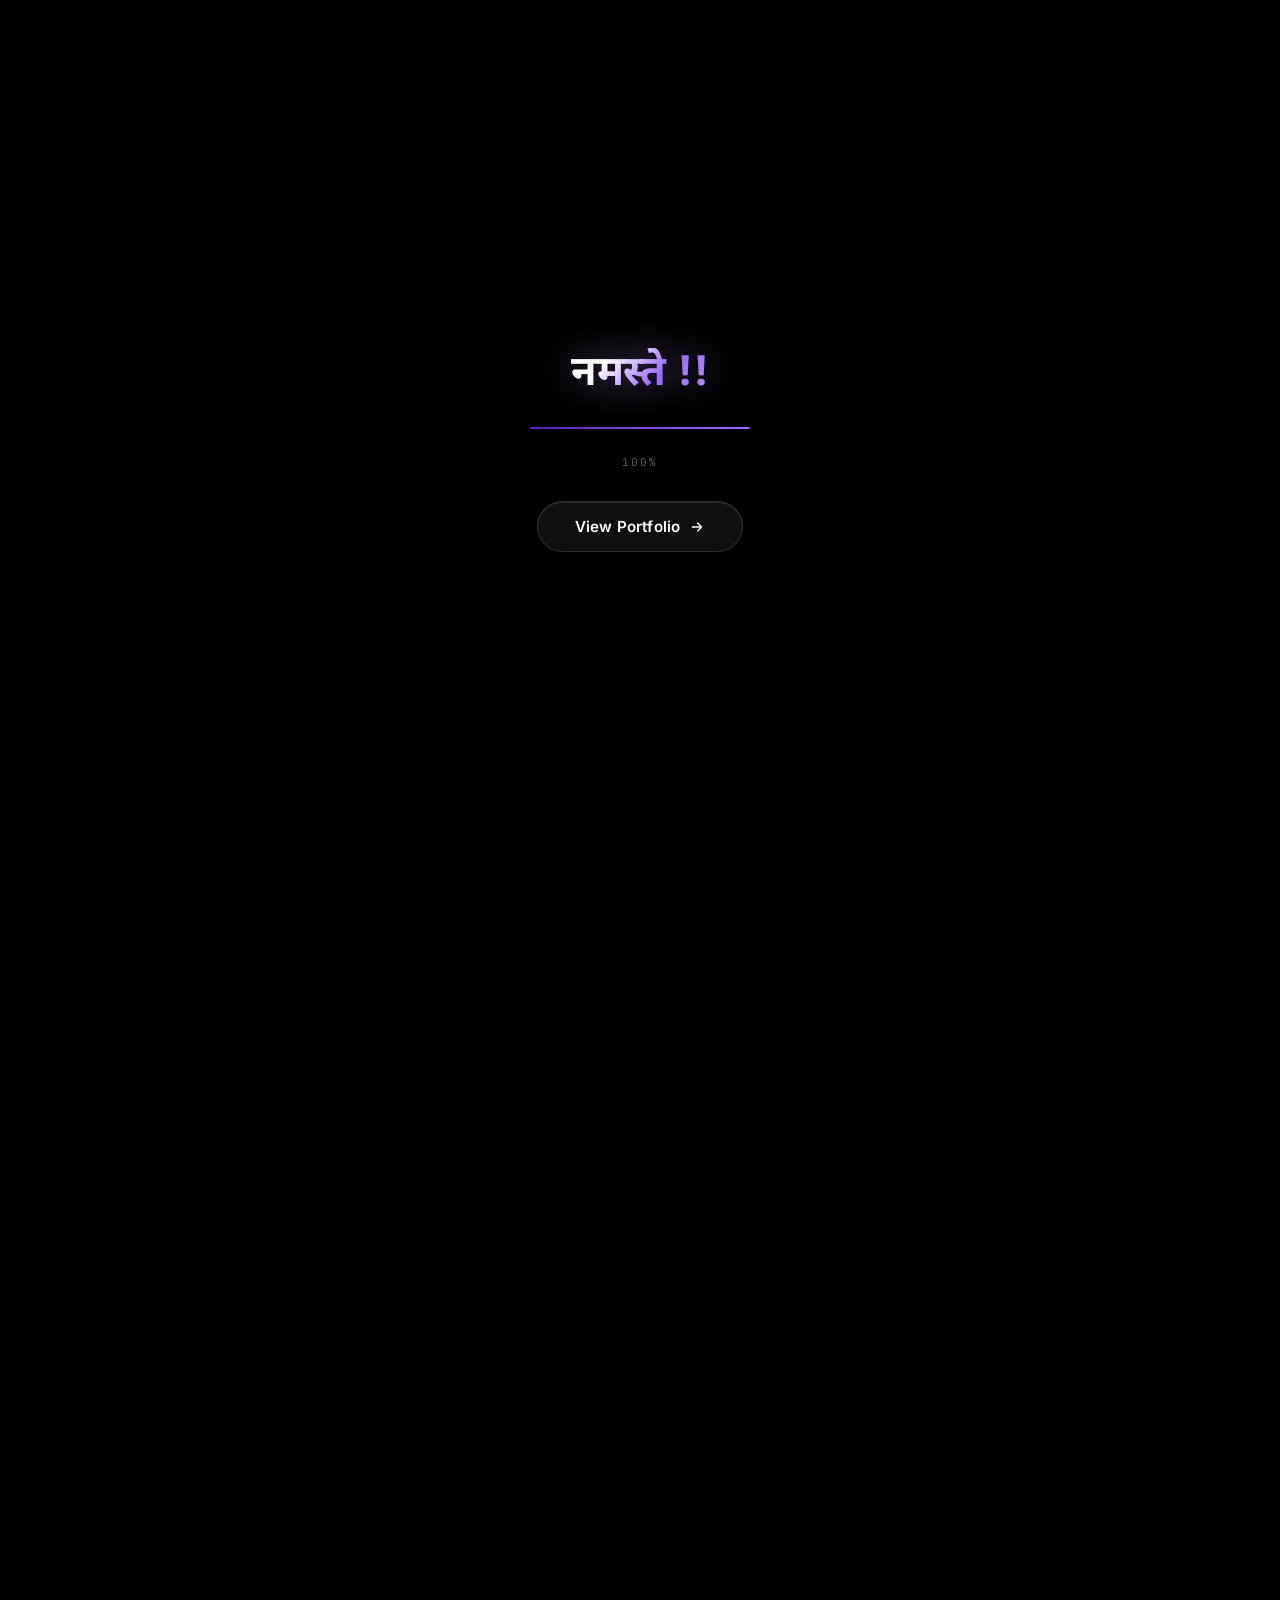
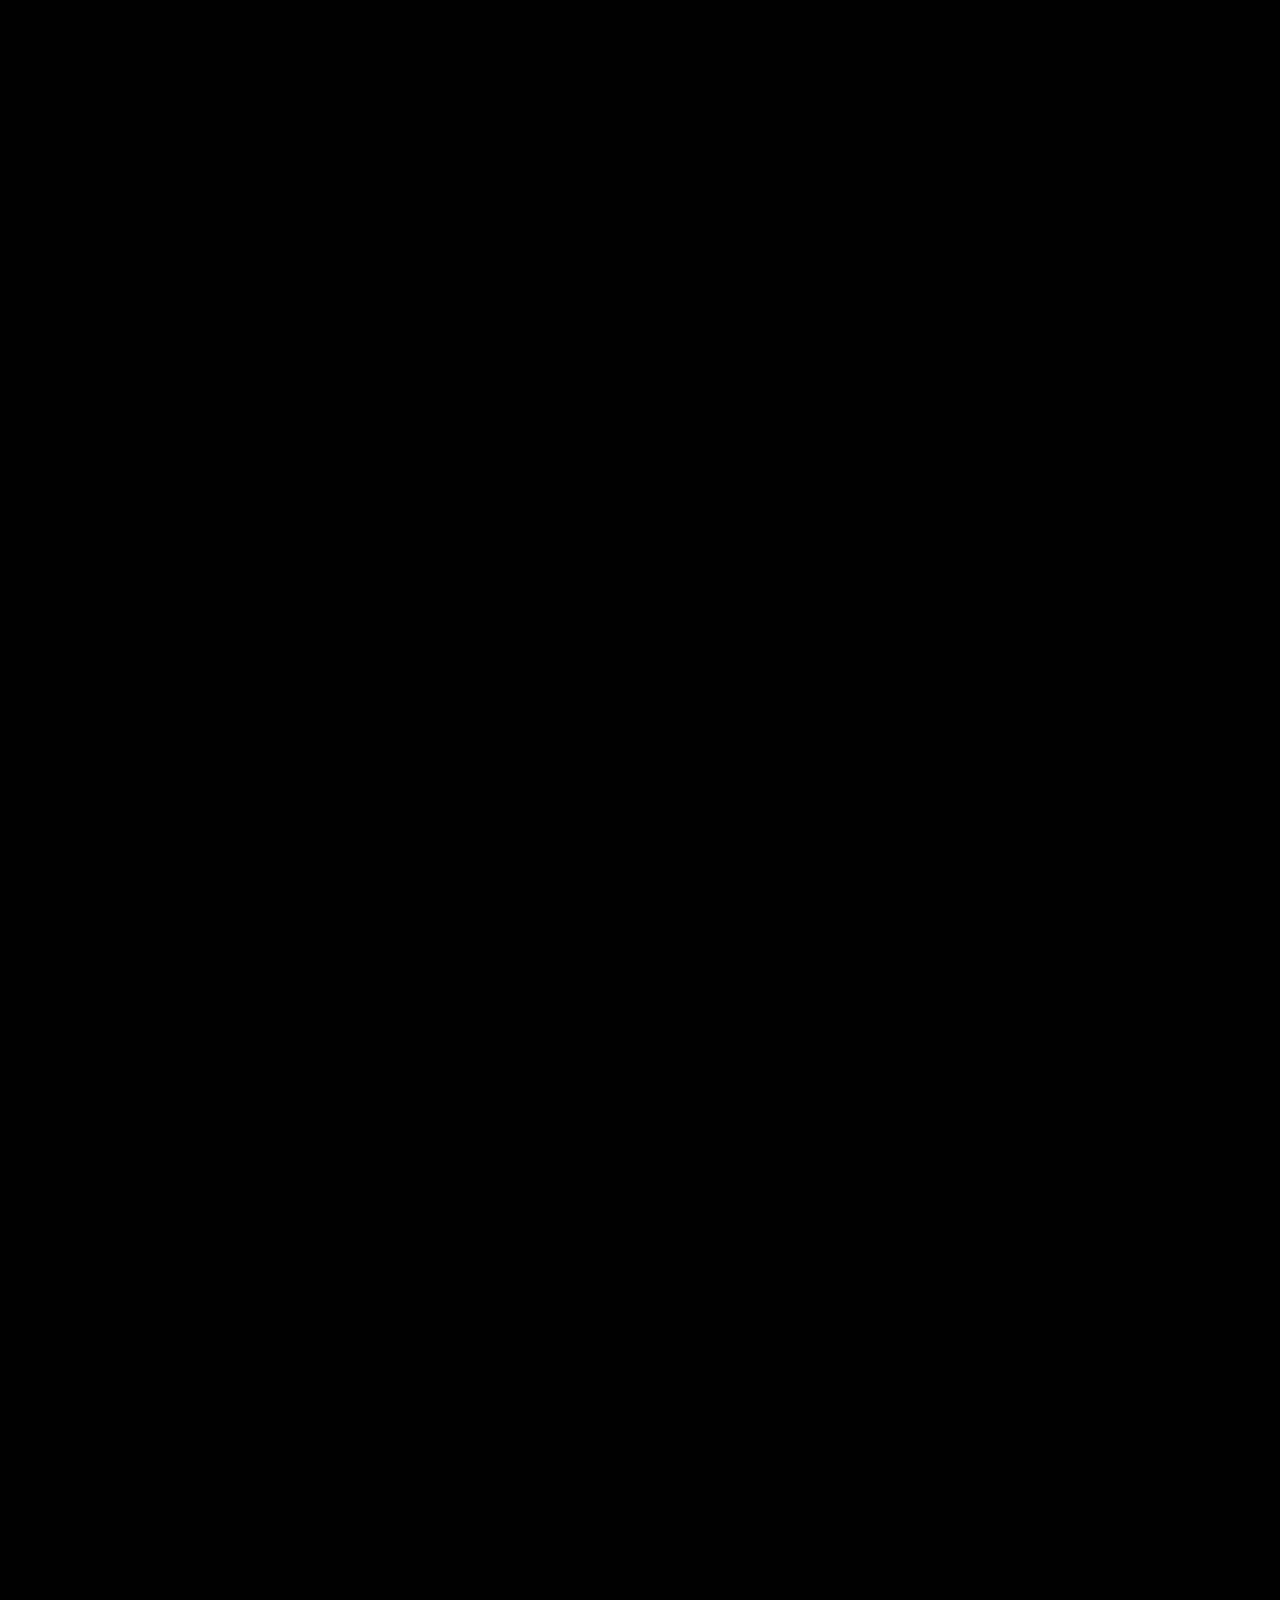
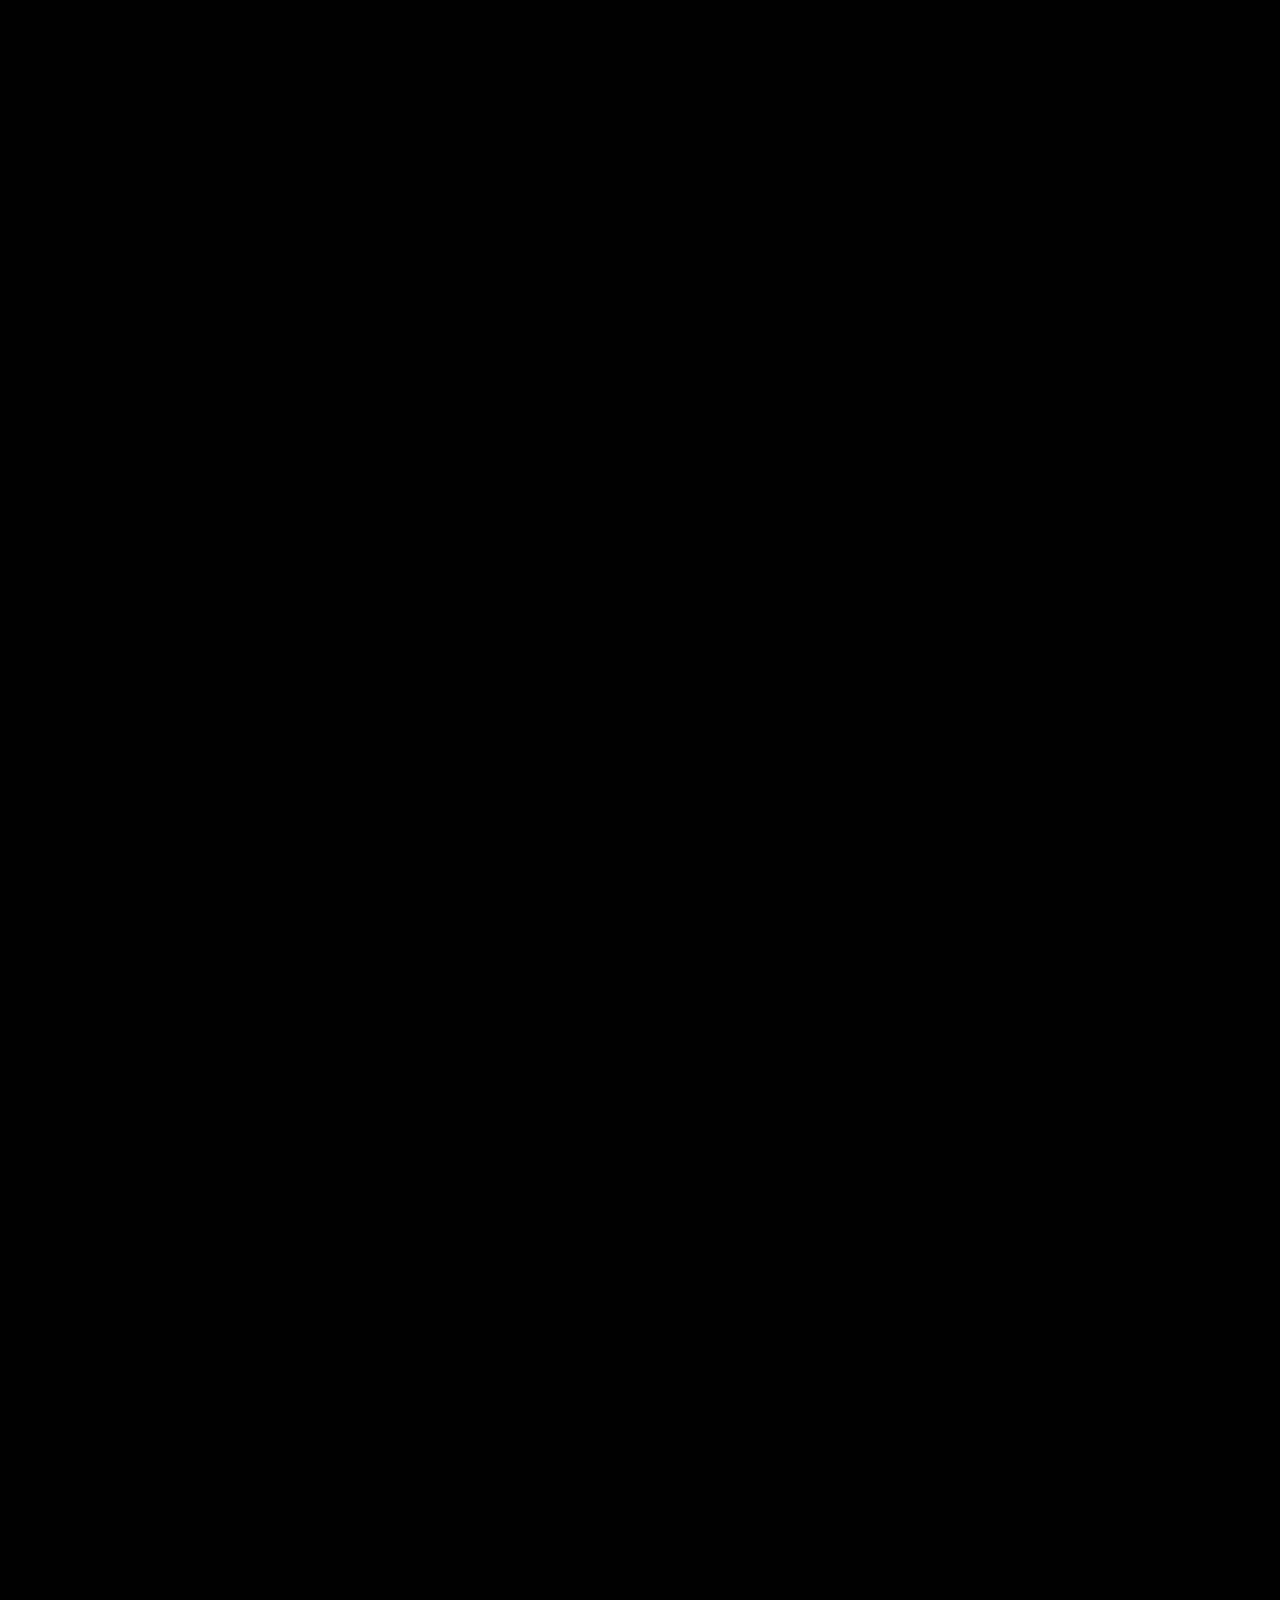
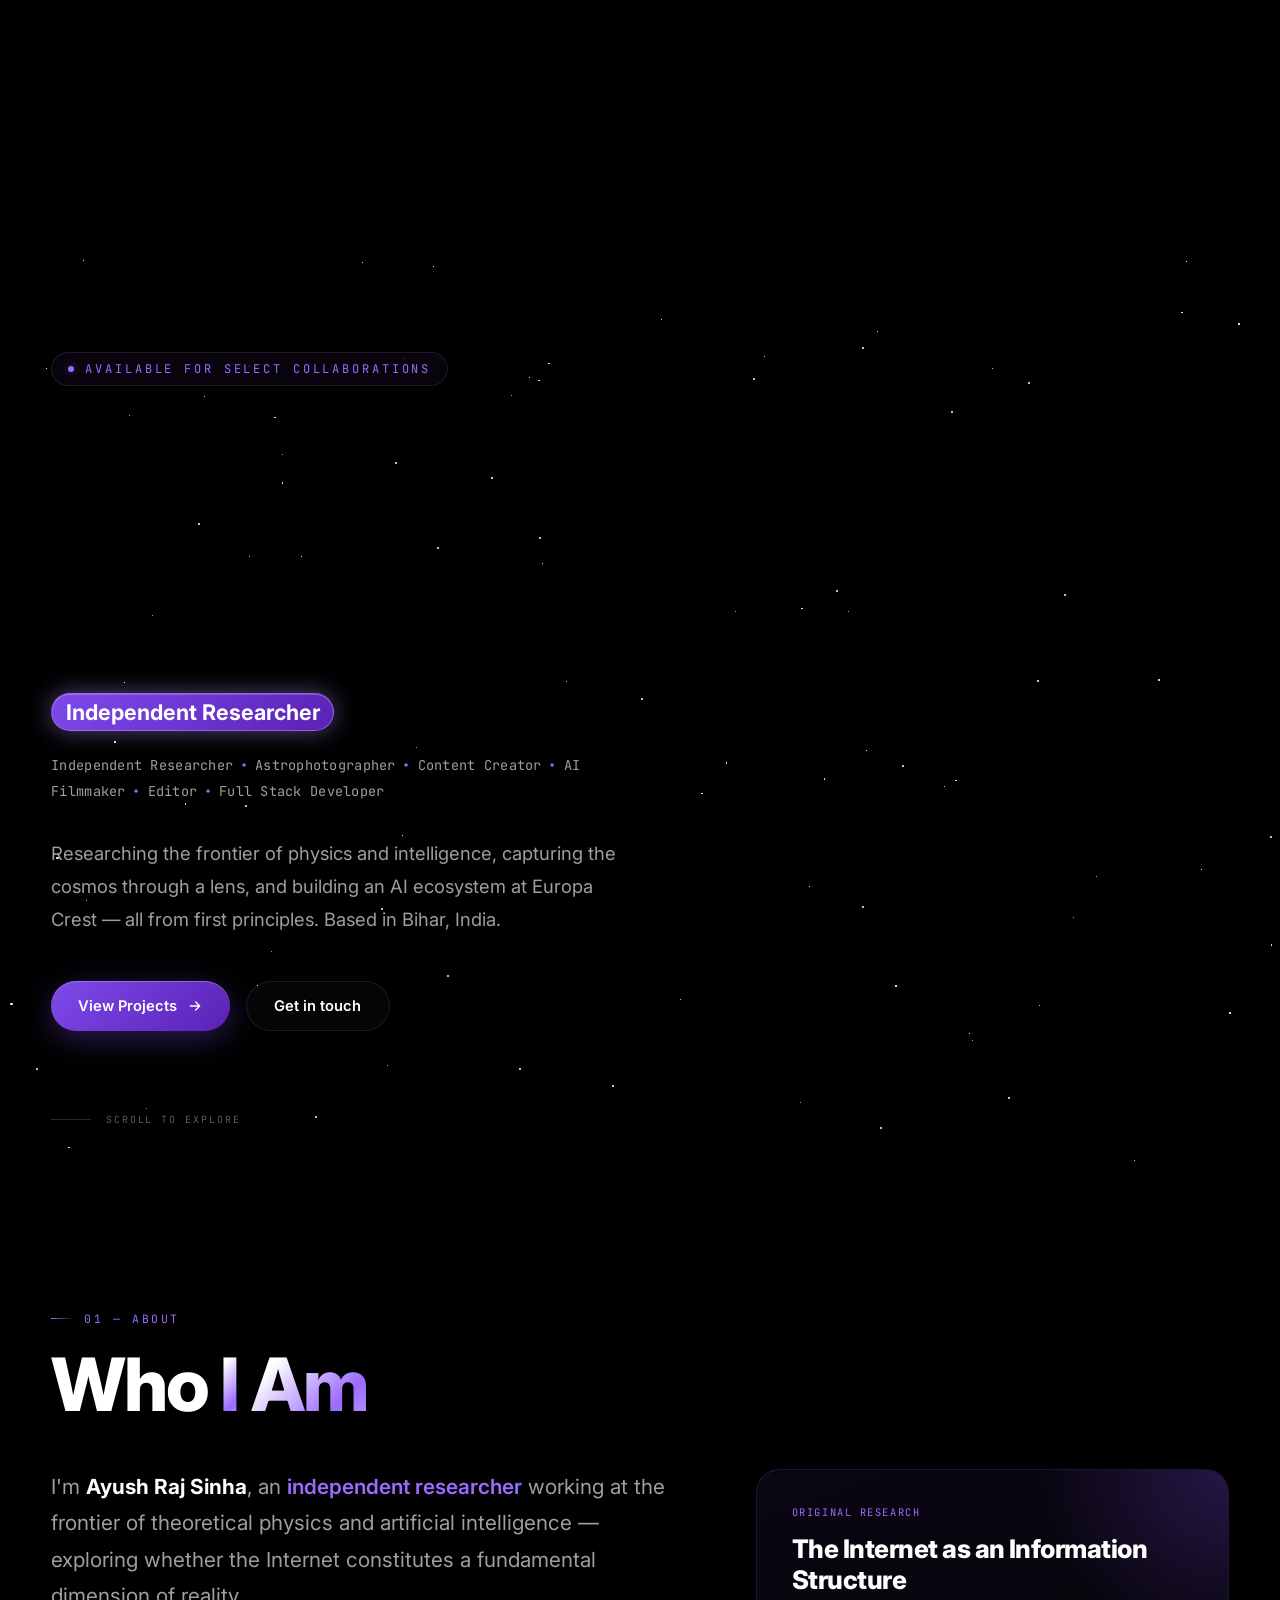
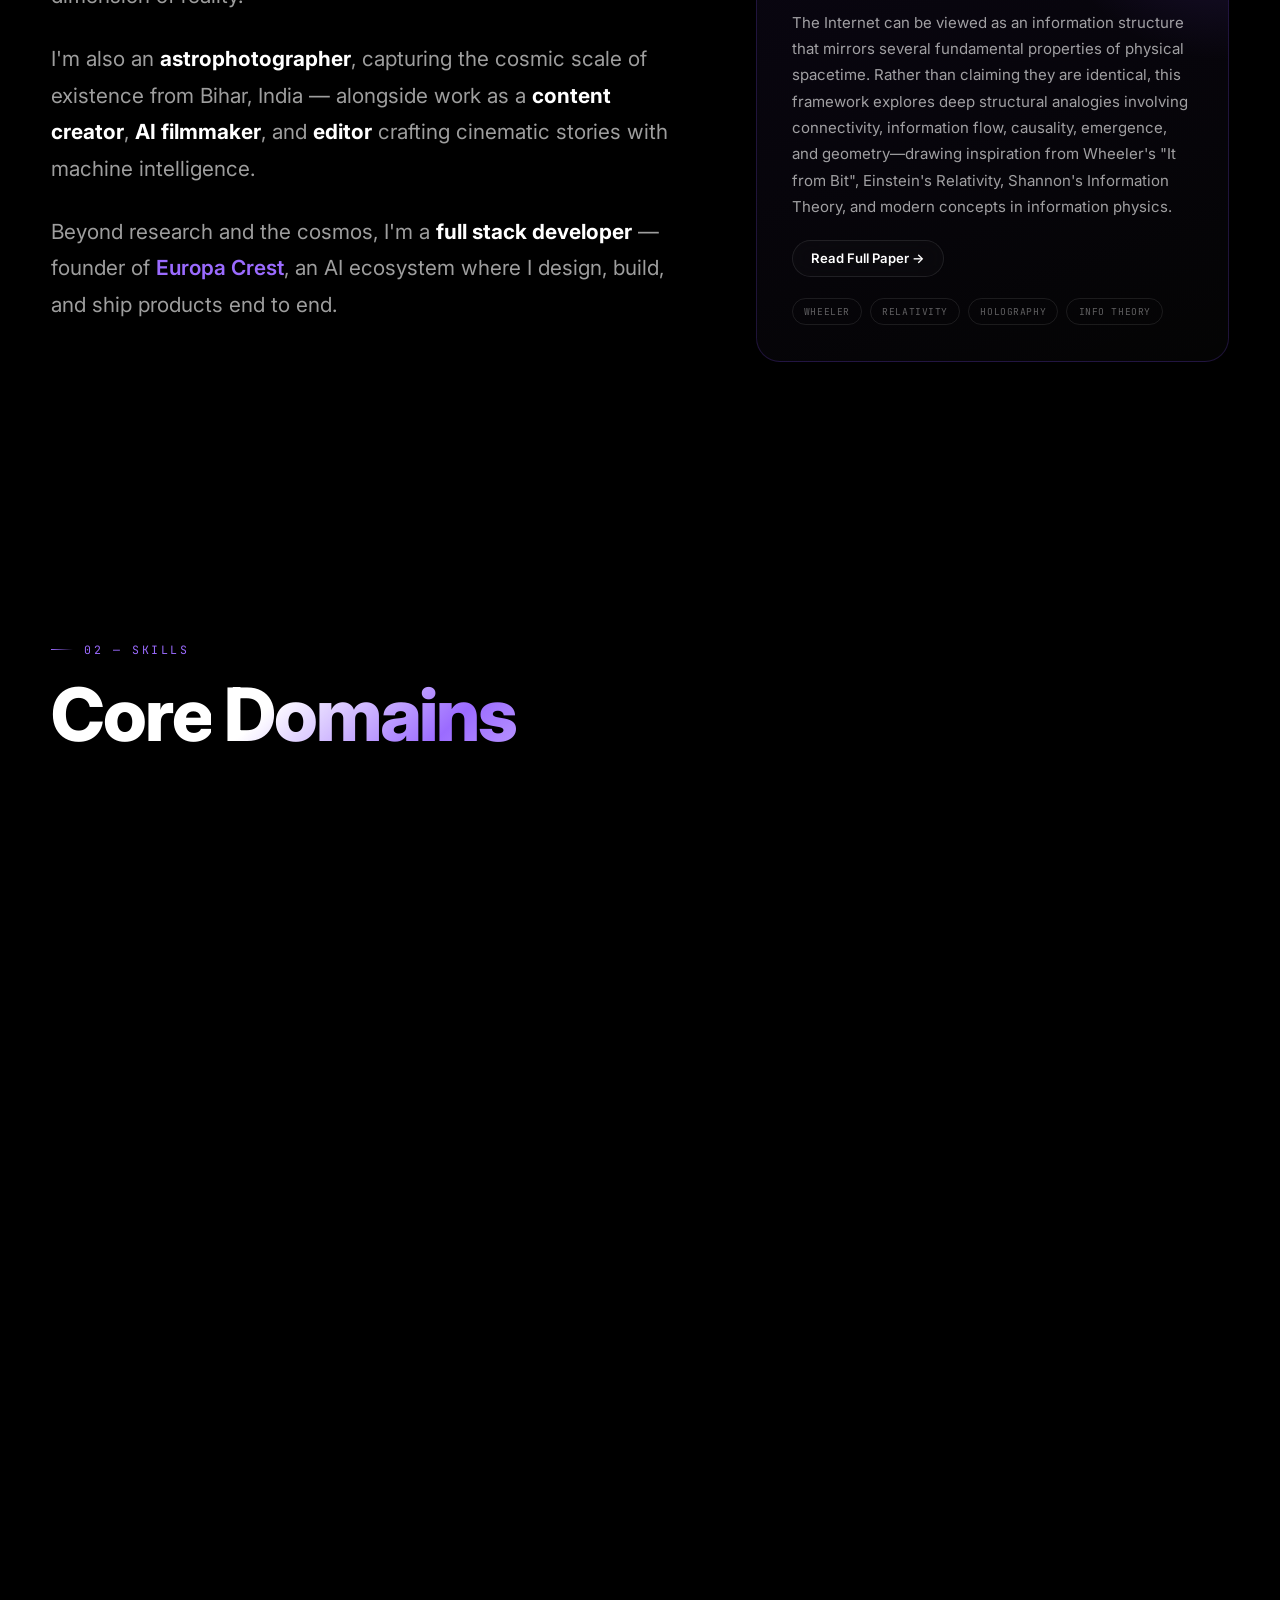
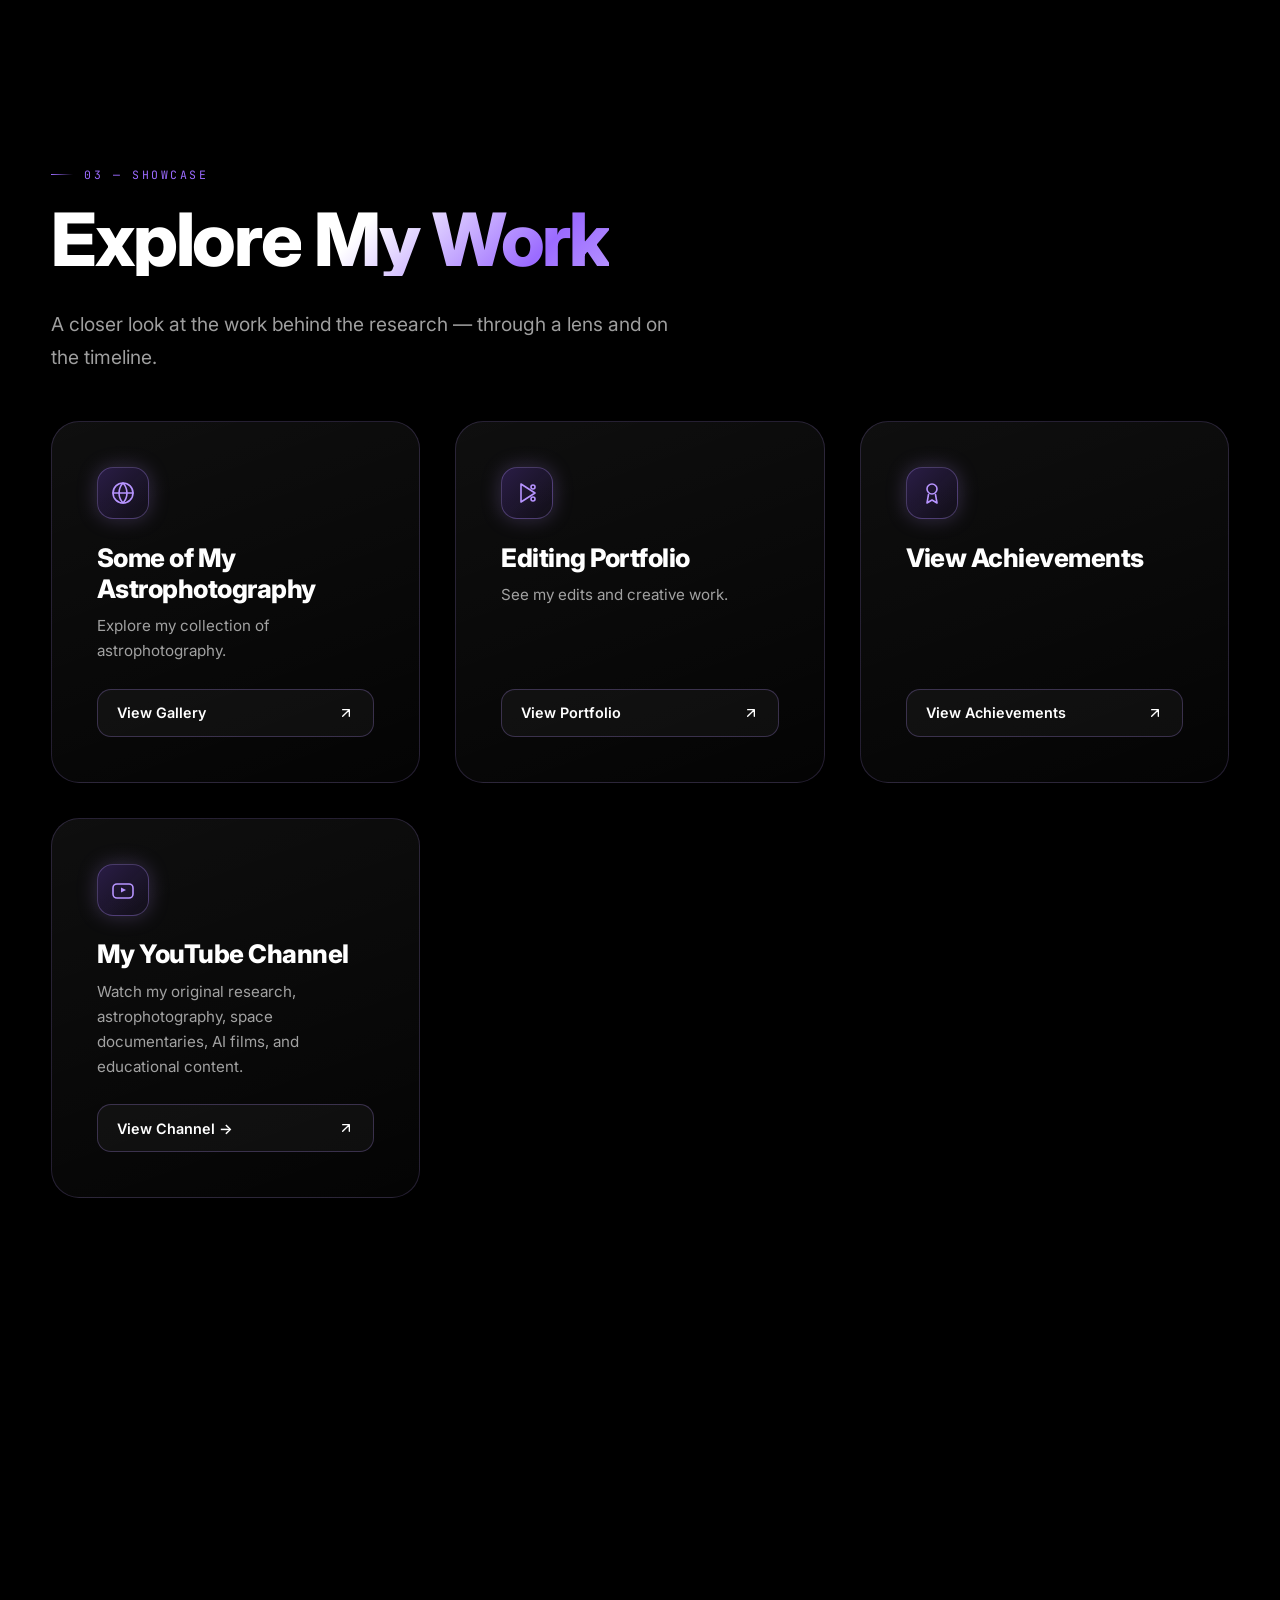
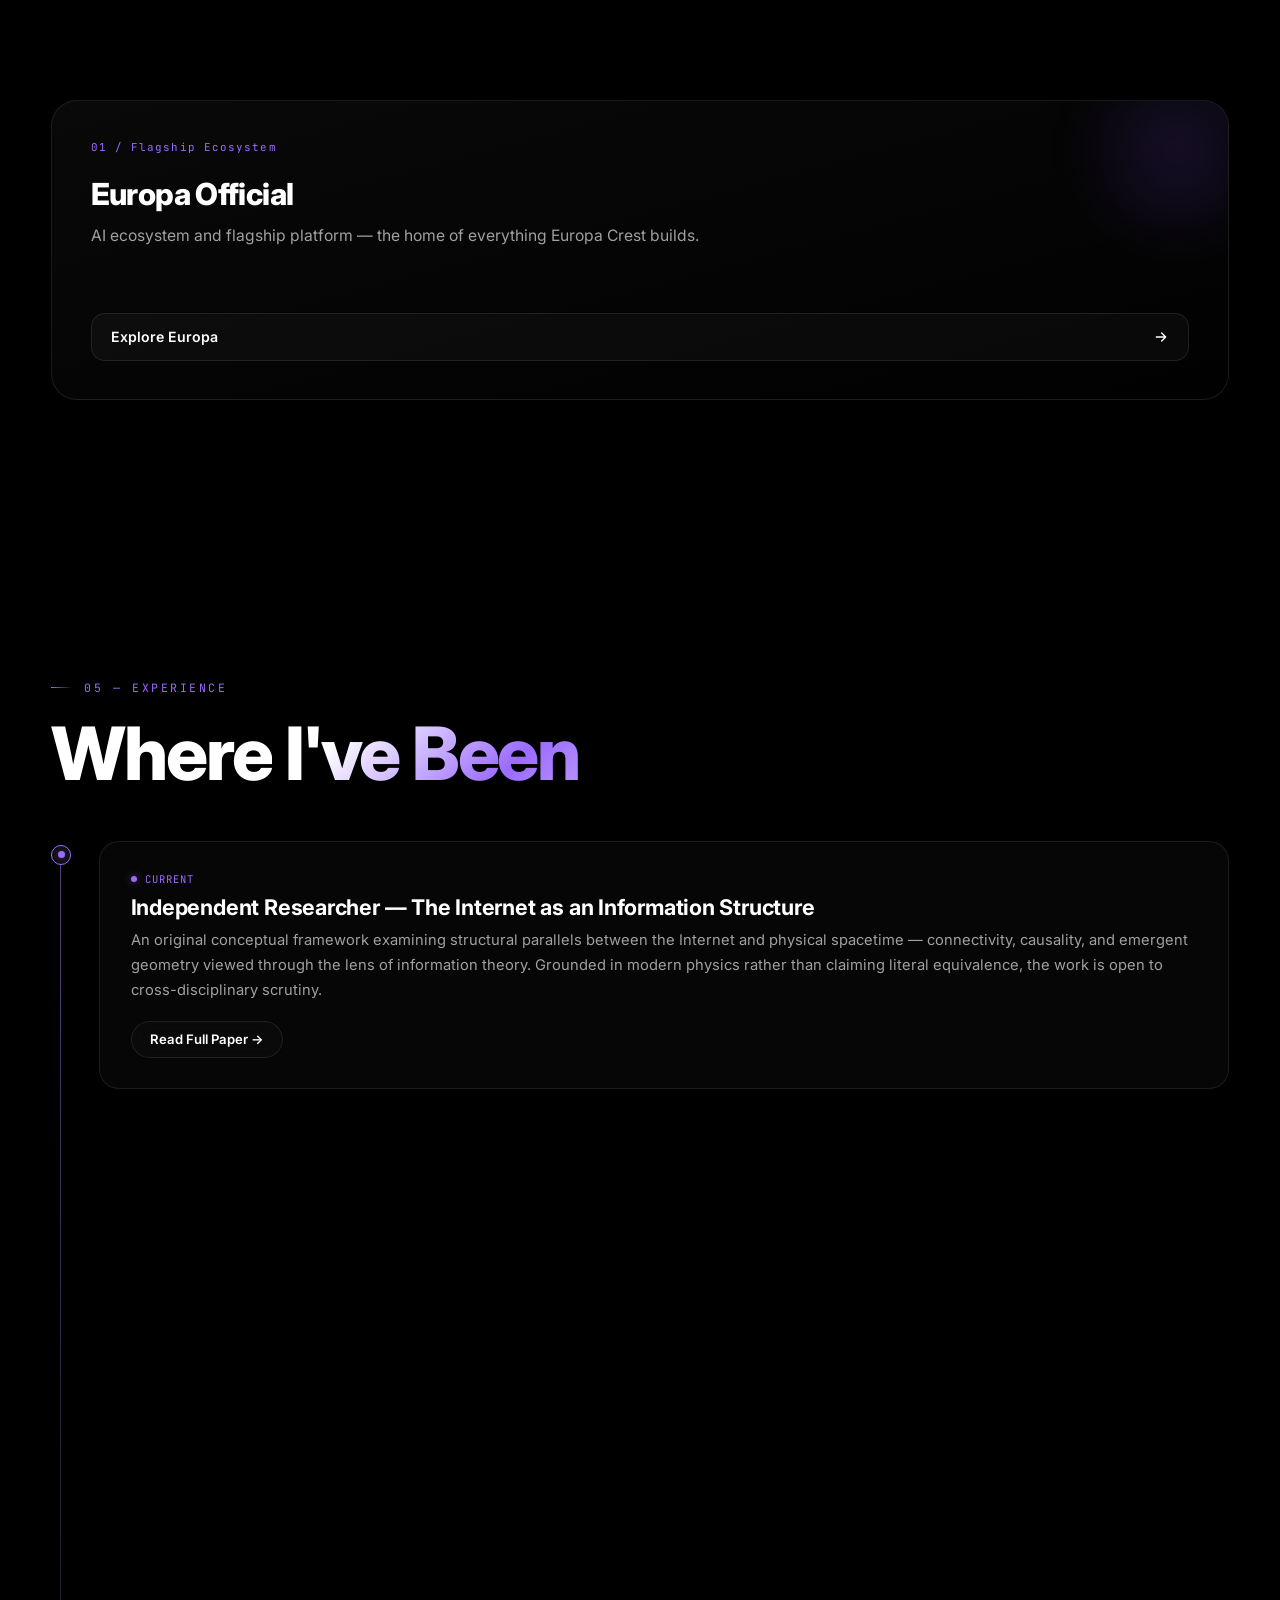
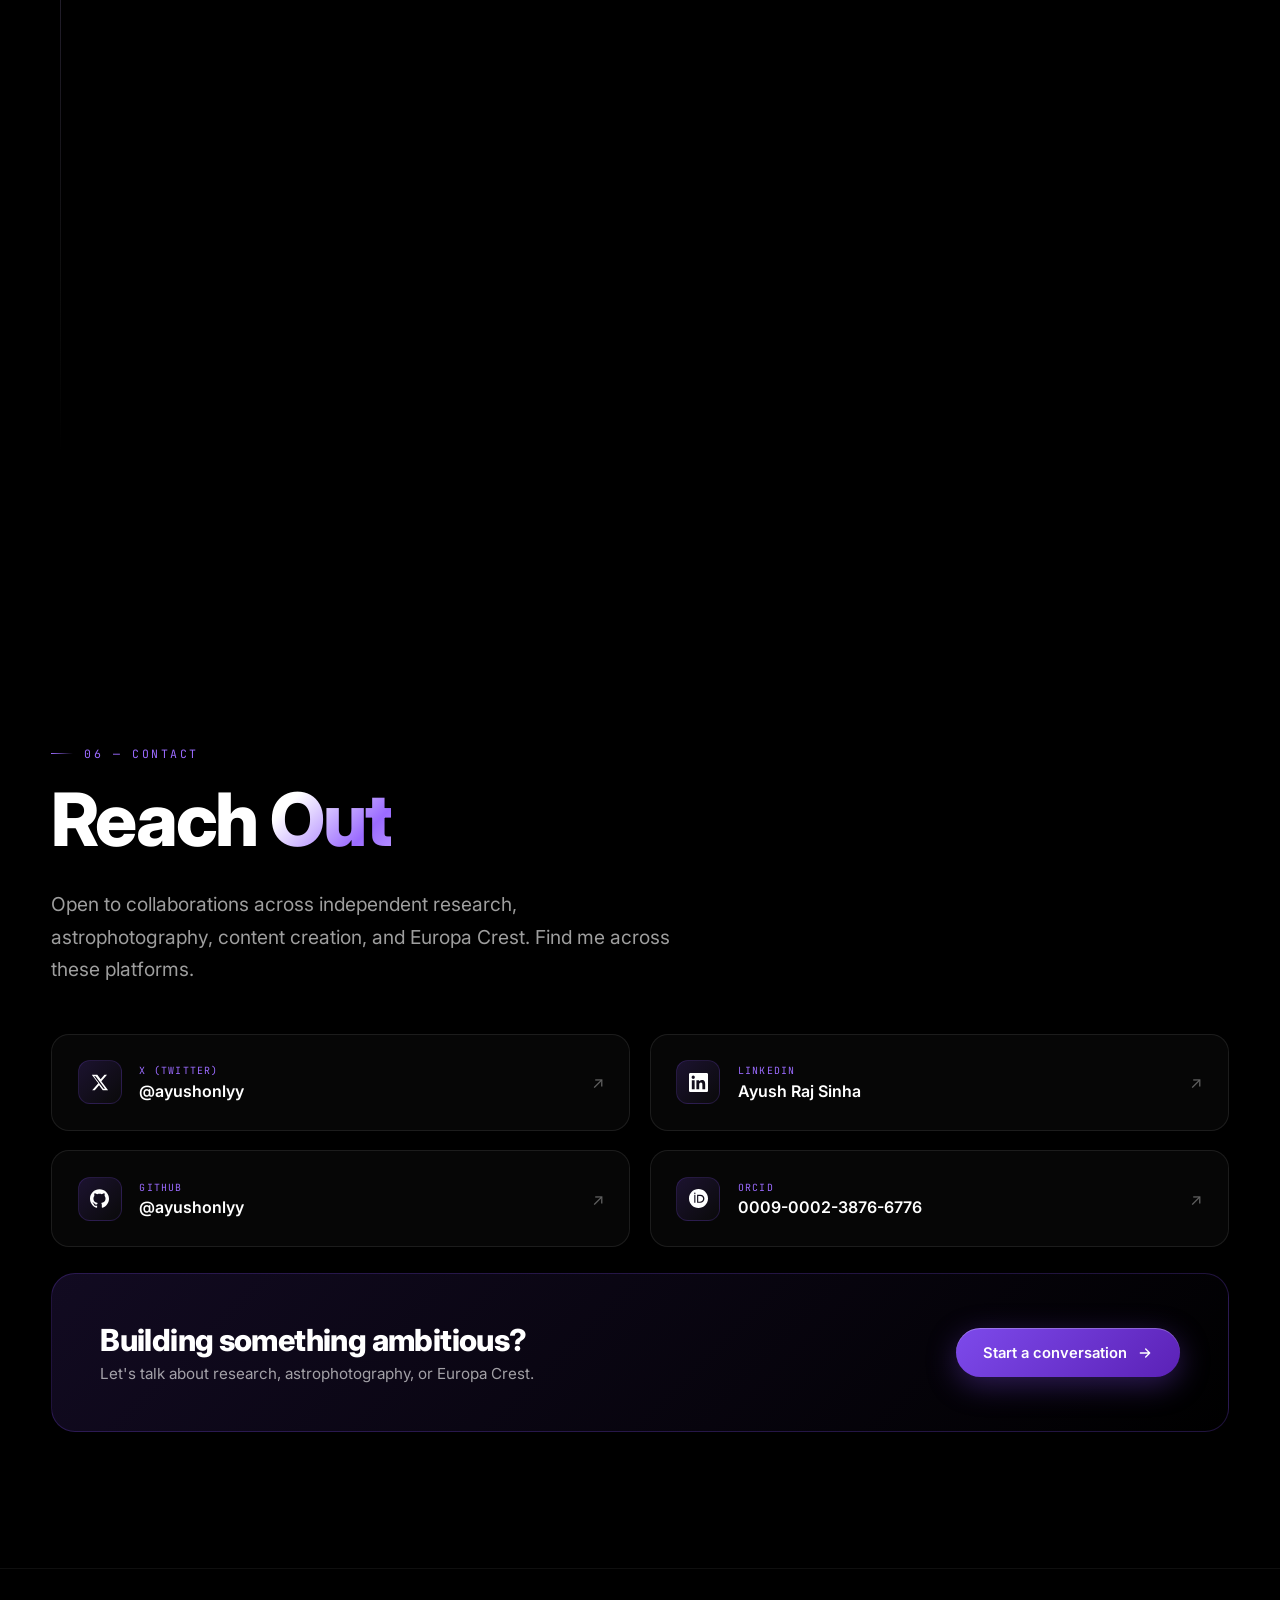
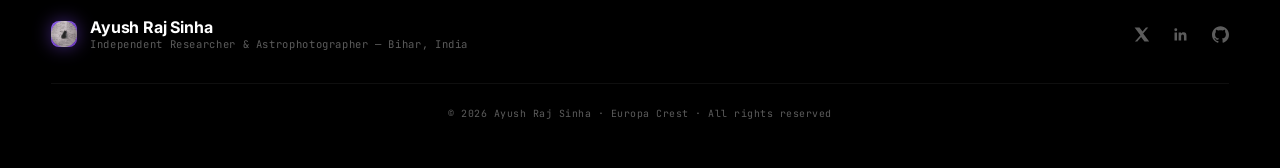
<file: index.html>
<!DOCTYPE html>
<html lang="en">
<head>
<meta charset="UTF-8">
<meta name="viewport" content="width=device-width, initial-scale=1.0, maximum-scale=1.0, viewport-fit=cover">
<title>Ayush Raj Sinha — Independent Researcher & Astrophotographer</title>
<meta name="description" content="Ayush Raj Sinha — Independent Researcher and Astrophotographer. Also a Content Creator, AI Filmmaker, Editor, and Full Stack Developer, and founder of Europa Crest.">
<link rel="icon" type="image/png" href="assets/images/logo.png">
<link rel="preconnect" href="https://fonts.googleapis.com">
<link rel="preconnect" href="https://fonts.gstatic.com" crossorigin>
<link href="https://fonts.googleapis.com/css2?family=Inter:wght@300;400;500;600;700;800;900&family=JetBrains+Mono:wght@400;500;600&family=Noto+Sans+Devanagari:wght@500;600;700&display=swap" rel="stylesheet">
<style>
  *, *::before, *::after { margin: 0; padding: 0; box-sizing: border-box; }

  :root {
    --bg: #000000;
    --surface: #0a0a0c;
    --surface-2: #0e0e12;
    --card: rgba(255,255,255,0.025);
    --card-hover: rgba(255,255,255,0.045);
    --border: rgba(255,255,255,0.09);
    --border-soft: rgba(255,255,255,0.06);
    --white: #ffffff;
    --dim: rgba(255,255,255,0.62);
    --faint: rgba(255,255,255,0.36);
    --ghost: rgba(255,255,255,0.16);
    --purple: #7D4AEB;
    --purple-2: #9B6BFF;
    --purple-3: #B794FF;
    --purple-deep: #5B21B6;
    --purple-glow: rgba(183,148,255,0.45);
    --purple-soft: rgba(125,74,235,0.12);
    --ease: cubic-bezier(0.16, 1, 0.3, 1);
    --ease-2: cubic-bezier(0.65, 0, 0.35, 1);
  }

  html { scroll-behavior: smooth; overflow-x: hidden; background: #000; }
  html.no-scroll { overflow: hidden; }

  body {
    background: var(--bg);
    color: var(--white);
    font-family: 'Inter', -apple-system, BlinkMacSystemFont, sans-serif;
    overflow-x: hidden;
    cursor: none;
    -webkit-font-smoothing: antialiased;
    text-rendering: optimizeLegibility;
  }
  @media (max-width: 860px), (hover: none) {
    body { cursor: auto; }
  }

  ::selection { background: var(--purple-glow); color: #fff; }

  a { color: inherit; }

  /* ============ REDUCED MOTION ============ */
  @media (prefers-reduced-motion: reduce) {
    *, *::before, *::after {
      animation-duration: 0.01ms !important;
      animation-iteration-count: 1 !important;
      transition-duration: 0.01ms !important;
      scroll-behavior: auto !important;
    }
  }

  /* ============ FOCUS ============ */
  a:focus-visible, button:focus-visible {
    outline: 2px solid var(--purple-2);
    outline-offset: 4px;
    border-radius: 4px;
  }

  /* ============ CUSTOM CURSOR ============ */
  .cursor-dot {
    position: fixed; top: 0; left: 0; z-index: 9999;
    width: 6px; height: 6px; background: var(--white); border-radius: 50%;
    transform: translate(-50%, -50%);
    pointer-events: none; transition: opacity 0.3s ease, background 0.3s ease;
  }
  .cursor-ring {
    position: fixed; top: 0; left: 0; z-index: 9998;
    width: 34px; height: 34px; border-radius: 50%;
    border: 1px solid rgba(255,255,255,0.35);
    transform: translate(-50%, -50%);
    pointer-events: none;
    transition: width 0.35s var(--ease), height 0.35s var(--ease), border-color 0.35s ease, background 0.35s ease, opacity 0.3s ease;
  }
  .cursor-ring.hover { width: 64px; height: 64px; border-color: var(--purple-glow); background: var(--purple-soft); }
  @media (max-width: 860px), (hover: none) {
    .cursor-dot, .cursor-ring { display: none; }
  }

  /* ============ MOUSE GLOW ============ */
  .mouse-glow {
    position: fixed; inset: 0; z-index: 1; pointer-events: none;
    background: radial-gradient(600px circle at var(--mx,50%) var(--my,50%), rgba(125,74,235,0.08), transparent 45%);
    transition: background 0.3s ease;
  }

  /* ============ GRADIENT MESH / AURORA BACKGROUND ============ */
  .aurora {
    position: fixed; inset: -10%; z-index: 0; pointer-events: none;
    filter: blur(90px) saturate(140%);
    opacity: 0.75;
  }
  .aurora-blob {
    position: absolute; border-radius: 50%;
    mix-blend-mode: screen;
    will-change: transform;
  }
  .aurora-blob.b1 {
    width: 46vw; height: 46vw; top: -8%; left: -6%;
    background: radial-gradient(circle, rgba(125,74,235,0.55), transparent 70%);
    animation: driftA 26s ease-in-out infinite;
  }
  .aurora-blob.b2 {
    width: 38vw; height: 38vw; top: 30%; right: -10%;
    background: radial-gradient(circle, rgba(91,33,182,0.45), transparent 70%);
    animation: driftB 32s ease-in-out infinite;
  }
  .aurora-blob.b3 {
    width: 34vw; height: 34vw; bottom: -12%; left: 20%;
    background: radial-gradient(circle, rgba(155,107,255,0.35), transparent 70%);
    animation: driftC 22s ease-in-out infinite;
  }
  @keyframes driftA {
    0%,100% { transform: translate(0,0) scale(1); }
    50% { transform: translate(6vw, 8vh) scale(1.15); }
  }
  @keyframes driftB {
    0%,100% { transform: translate(0,0) scale(1); }
    50% { transform: translate(-7vw, -5vh) scale(1.1); }
  }
  @keyframes driftC {
    0%,100% { transform: translate(0,0) scale(1); }
    50% { transform: translate(4vw, -8vh) scale(1.2); }
  }

  .grid-overlay {
    position: fixed; inset: 0; z-index: 0; pointer-events: none;
    background-image:
      linear-gradient(rgba(255,255,255,0.025) 1px, transparent 1px),
      linear-gradient(90deg, rgba(255,255,255,0.025) 1px, transparent 1px);
    background-size: 56px 56px;
    mask-image: radial-gradient(ellipse 70% 50% at 50% 0%, black, transparent 75%);
  }

  .noise {
    position: fixed; inset: 0; z-index: 2; pointer-events: none; opacity: 0.35;
    background-image: url("data:image/svg+xml,%3Csvg viewBox='0 0 256 256' xmlns='http://www.w3.org/2000/svg'%3E%3Cfilter id='n'%3E%3CfeTurbulence type='fractalNoise' baseFrequency='0.9' numOctaves='4' stitchTiles='stitch'/%3E%3C/filter%3E%3Crect width='100%25' height='100%25' filter='url(%23n)' opacity='0.03'/%3E%3C/svg%3E");
  }

  /* ============ SCROLLBAR ============ */
  ::-webkit-scrollbar { width: 4px; }
  ::-webkit-scrollbar-track { background: #000; }
  ::-webkit-scrollbar-thumb { background: linear-gradient(var(--purple-deep), var(--purple)); border-radius: 4px; }

  /* ============ SCROLL PROGRESS ============ */
  .scroll-progress {
    position: fixed; top: 0; left: 0; height: 2px; z-index: 1001;
    background: linear-gradient(90deg, var(--purple-deep), var(--purple), var(--purple-3));
    width: 0%;
    box-shadow: 0 0 12px var(--purple-glow);
    transition: width 0.08s linear;
  }

  /* ============ LOADER ============ */
  #loader {
    position: fixed; inset: 0; z-index: 10000;
    background: #000;
    display: flex; align-items: center; justify-content: center;
    flex-direction: column; gap: 1.6rem;
    transition: opacity 0.9s var(--ease), visibility 0.9s var(--ease);
  }
  #loader.hidden { opacity: 0; visibility: hidden; }
  .loader-mark {
    font-family: 'Noto Sans Devanagari', 'Inter', sans-serif; font-weight: 700;
    font-size: clamp(1.9rem, 6vw, 2.6rem);
    letter-spacing: -0.01em;
    background: linear-gradient(135deg, #fff 25%, var(--purple-2) 60%, var(--purple-3));
    -webkit-background-clip: text; background-clip: text; color: transparent;
    opacity: 0; filter: drop-shadow(0 0 18px var(--purple-glow));
    animation: loaderIn 0.9s var(--ease) forwards;
  }
  @keyframes loaderIn { to { opacity: 1; } }
  .loader-bar {
    width: min(220px, 60vw); height: 2px; background: rgba(255,255,255,0.08);
    border-radius: 2px; overflow: hidden; position: relative;
  }
  .loader-fill {
    position: absolute; top:0; left:0; height: 100%; width: 0%;
    background: linear-gradient(90deg, var(--purple-deep), var(--purple-2));
    border-radius: 2px; box-shadow: 0 0 10px var(--purple-glow);
  }
  .loader-pct {
    font-family: 'JetBrains Mono', monospace; font-size: 0.68rem;
    letter-spacing: 0.2em; color: var(--faint);
  }

  /* ============ ENTER EXPERIENCE BUTTON ============ */
  .enter-btn {
    opacity: 0; transform: translateY(14px) scale(0.97);
    pointer-events: none;
    margin-top: 0.4rem;
    padding: 0.95rem 2.3rem;
    font-family: 'Inter', sans-serif; font-weight: 600; font-size: 0.95rem;
    letter-spacing: 0.01em; color: var(--white);
    background: rgba(255,255,255,0.06);
    backdrop-filter: blur(18px) saturate(160%);
    -webkit-backdrop-filter: blur(18px) saturate(160%);
    border: 1px solid rgba(255,255,255,0.14);
    border-radius: 100px;
    box-shadow: 0 0 0 0 rgba(155,107,255,0), 0 8px 32px rgba(0,0,0,0.35), inset 0 1px 0 rgba(255,255,255,0.08);
    cursor: pointer;
    display: inline-flex; align-items: center; gap: 0.55rem;
    transition: opacity 0.9s var(--ease), transform 0.9s var(--ease), box-shadow 0.4s ease, background 0.4s ease, border-color 0.4s ease;
    animation: none;
  }
  .enter-btn.visible {
    opacity: 1; transform: translateY(0) scale(1); pointer-events: auto;
    animation: enterFloat 3.6s ease-in-out 1.2s infinite;
  }
  .enter-btn:hover {
    background: rgba(255,255,255,0.1);
    border-color: rgba(183,148,255,0.45);
    box-shadow: 0 0 0 1px rgba(155,107,255,0.25), 0 0 40px rgba(155,107,255,0.35), 0 10px 36px rgba(0,0,0,0.4), inset 0 1px 0 rgba(255,255,255,0.12);
    transform: translateY(-2px) scale(1.015);
  }
  .enter-btn:active { transform: translateY(0) scale(0.98); box-shadow: 0 0 0 1px rgba(155,107,255,0.2), 0 0 22px rgba(155,107,255,0.28), 0 4px 18px rgba(0,0,0,0.35); }
  .enter-btn svg { transition: transform 0.4s var(--ease); }
  .enter-btn:hover svg { transform: translateX(4px); }
  @keyframes enterFloat {
    0%, 100% { transform: translateY(0) scale(1); }
    50% { transform: translateY(-6px) scale(1); }
  }
  .enter-btn:hover, .enter-btn:active { animation-play-state: paused; }

  /* ============ MUSIC TOGGLE ============ */
  .music-toggle {
    width: 38px; height: 38px; border-radius: 50%;
    background: rgba(255,255,255,0.05);
    backdrop-filter: blur(14px) saturate(160%);
    -webkit-backdrop-filter: blur(14px) saturate(160%);
    border: 1px solid rgba(255,255,255,0.12);
    display: flex; align-items: center; justify-content: center;
    cursor: pointer; flex-shrink: 0;
    box-shadow: inset 0 1px 0 rgba(255,255,255,0.06);
    transition: background 0.35s ease, border-color 0.35s ease, box-shadow 0.35s ease, transform 0.35s var(--ease);
    opacity: 0; pointer-events: none;
  }
  .music-toggle.visible { opacity: 1; pointer-events: auto; }
  .music-toggle:hover {
    background: rgba(255,255,255,0.09);
    border-color: rgba(183,148,255,0.4);
    box-shadow: 0 0 18px rgba(155,107,255,0.3), inset 0 1px 0 rgba(255,255,255,0.1);
    transform: scale(1.06);
  }
  .music-toggle svg { width: 16px; height: 16px; color: var(--dim); transition: color 0.3s ease; }
  .music-toggle:hover svg { color: var(--white); }
  .music-toggle .icon-muted { display: none; }
  .music-toggle.muted .icon-on { display: none; }
  .music-toggle.muted .icon-muted { display: block; }

  /* ============ PAGE TRANSITION VEIL ============ */
  #veil {
    position: fixed; inset: 0; z-index: 9500; pointer-events: none;
    background: #000; opacity: 0; transform: scaleY(0); transform-origin: top;
  }

  /* ============ NAV ============ */
  nav {
    position: fixed; top: 0; left: 0; right: 0; z-index: 500;
    padding: 1.1rem clamp(1.2rem, 4vw, 3rem);
    display: flex; align-items: center; justify-content: space-between;
    transition: background 0.5s ease, backdrop-filter 0.5s ease, border-color 0.5s ease, padding 0.4s ease;
    border-bottom: 1px solid transparent;
  }
  nav.scrolled {
    background: rgba(0,0,0,0.55);
    backdrop-filter: blur(20px) saturate(160%);
    -webkit-backdrop-filter: blur(20px) saturate(160%);
    border-bottom: 1px solid var(--border-soft);
    padding-top: 0.85rem; padding-bottom: 0.85rem;
  }
  .nav-logo {
    display: flex; align-items: center; gap: 0.6rem;
    font-weight: 700; font-size: 1rem; letter-spacing: -0.01em;
    text-decoration: none; color: var(--white);
  }
  .nav-logo-mark {
    width: 26px; height: 26px; border-radius: 8px;
    background: linear-gradient(135deg, var(--purple), var(--purple-deep));
    display: flex; align-items: center; justify-content: center;
    font-size: 0.68rem; font-weight: 800; letter-spacing: 0;
    box-shadow: 0 0 18px rgba(125,74,235,0.5), inset 0 0 0 1px rgba(255,255,255,0.15);
    overflow: hidden; flex-shrink: 0;
  }
  .nav-logo-mark img {
    width: 100%; height: 100%; object-fit: cover; display: block; border-radius: inherit;
  }
  .nav-links {
    display: flex; gap: clamp(1.4rem, 3vw, 2.4rem); list-style: none;
  }
  .nav-links a {
    font-family: 'JetBrains Mono', monospace;
    font-size: 0.72rem; letter-spacing: 0.04em;
    color: var(--dim); text-decoration: none;
    position: relative; transition: color 0.3s ease; display: inline-block;
  }
  .nav-links a::after {
    content: ''; position: absolute; bottom: -6px; left: 0;
    width: 0; height: 1px; background: var(--purple-2);
    box-shadow: 0 0 8px var(--purple-glow);
    transition: width 0.35s var(--ease);
  }
  .nav-links a:hover { color: var(--white); }
  .nav-links a:hover::after { width: 100%; }
  .nav-cta {
    display: inline-flex; align-items: center; gap: 0.5rem;
    font-family: 'JetBrains Mono', monospace; font-size: 0.68rem;
    letter-spacing: 0.05em; color: var(--white); text-decoration: none;
    padding: 0.55rem 1.1rem; border-radius: 100px;
    border: 1px solid var(--border);
    background: rgba(255,255,255,0.03);
    transition: border-color 0.3s ease, background 0.3s ease, transform 0.3s ease, box-shadow 0.3s ease;
  }
  .nav-cta:hover {
    border-color: var(--purple-glow); background: var(--purple-soft);
    transform: translateY(-2px); box-shadow: 0 8px 24px rgba(125,74,235,0.25);
  }
  .nav-links-mobile-only { display: none; }

  /* ============ SECTION BASE ============ */
  section {
    position: relative; z-index: 3;
    padding: clamp(5rem, 11vw, 8.5rem) clamp(1.3rem, 5vw, 3.2rem);
    max-width: 1280px; margin: 0 auto;
  }

  .eyebrow {
    font-family: 'JetBrains Mono', monospace;
    font-size: 0.72rem; letter-spacing: 0.22em; text-transform: uppercase;
    color: var(--purple-2);
    display: inline-flex; align-items: center; gap: 0.7rem;
    margin-bottom: 1.4rem;
    opacity: 0; transform: translateY(16px);
    transition: opacity 0.7s var(--ease), transform 0.7s var(--ease);
  }
  .eyebrow.visible { opacity: 1; transform: translateY(0); }
  .eyebrow::before {
    content: ''; width: 22px; height: 1px;
    background: linear-gradient(90deg, var(--purple-2), transparent);
  }

  .section-heading {
    font-weight: 800; letter-spacing: -0.03em; line-height: 0.98;
    font-size: clamp(2.4rem, 6.4vw, 4.6rem);
    margin-bottom: clamp(1.4rem, 3vw, 2rem);
  }
  .section-heading .word { display: inline-block; overflow: hidden; vertical-align: top; }
  .section-heading .word span {
    display: inline-block;
    transform: translateY(110%);
    transition: transform 0.9s var(--ease);
  }
  .section-heading.visible .word span { transform: translateY(0); }
  .grad-text {
    background: linear-gradient(135deg, #fff 20%, var(--purple-2) 75%, var(--purple-3));
    -webkit-background-clip: text; background-clip: text; color: transparent;
  }

  .section-sub {
    font-size: clamp(1rem, 1.6vw, 1.2rem);
    color: var(--dim); max-width: 620px; line-height: 1.7; font-weight: 400;
    opacity: 0; transform: translateY(16px);
    transition: opacity 0.8s var(--ease) 0.15s, transform 0.8s var(--ease) 0.15s;
  }
  .section-sub.visible { opacity: 1; transform: translateY(0); }

  /* ============ HERO ============ */
  #hero {
    min-height: 100svh; max-width: 100%;
    display: flex; flex-direction: column; justify-content: center;
    padding-top: 7rem; position: relative; overflow: hidden;
  }

  .hero-star-field { position: absolute; inset: 0; z-index: 0; overflow: hidden; }
  .star {
    position: absolute; background: #fff; border-radius: 50%;
    animation: twinkle var(--d) ease-in-out infinite alternate;
  }
  @keyframes twinkle {
    0% { opacity: var(--min-o); transform: scale(1); }
    100% { opacity: var(--max-o); transform: scale(1.4); }
  }

  .hero-inner { position: relative; z-index: 3; }

  .hero-eyebrow {
    font-family: 'JetBrains Mono', monospace;
    font-size: 0.75rem; letter-spacing: 0.24em; text-transform: uppercase;
    color: var(--purple-2);
    display: inline-flex; align-items: center; gap: 0.7rem;
    padding: 0.5rem 1rem; border-radius: 100px;
    border: 1px solid var(--border);
    background: rgba(125,74,235,0.06);
    backdrop-filter: blur(10px);
    margin-bottom: clamp(1.6rem, 4vw, 2.4rem);
    opacity: 0; animation: fadeUp 1s var(--ease) 0.2s forwards;
  }
  .hero-eyebrow .dot {
    width: 6px; height: 6px; border-radius: 50%; background: var(--purple-2);
    box-shadow: 0 0 8px var(--purple-glow);
    animation: pulse 2s ease-in-out infinite;
  }

  .hero-name {
    font-weight: 900; letter-spacing: -0.045em; line-height: 0.95;
    font-size: clamp(3rem, 11vw, 7.6rem);
  }
  .hero-name .line { display: block; overflow: hidden; padding-bottom: 0.05em; }
  .hero-name .line span {
    display: inline-block; transform: translateY(115%) rotate(3deg);
    transition: transform 1s var(--ease);
  }
  .hero-name .line span.reveal { transform: translateY(0) rotate(0); }
  .hero-name .line:nth-child(1) span { transition-delay: 0.05s; }
  .hero-name .line:nth-child(2) span {
    transition-delay: 0.18s;
    background: linear-gradient(135deg, #fff 10%, var(--purple-2) 60%, var(--purple-3));
    -webkit-background-clip: text; background-clip: text; color: transparent;
  }

  .hero-role {
    font-size: clamp(1.1rem, 2.6vw, 1.5rem);
    font-weight: 600; color: var(--white);
    margin-top: clamp(1.1rem, 3vw, 1.6rem);
    opacity: 0; animation: fadeUp 1s var(--ease) 0.55s forwards;
    display: flex; align-items: center; gap: 0.6rem; flex-wrap: wrap;
  }
  .hero-role .pill {
    display: inline-flex; align-items: center; gap: 0.5rem;
    padding: 0.3rem 0.85rem; border-radius: 100px;
    background: linear-gradient(135deg, rgba(125,74,235,0.18), rgba(91,33,182,0.08));
    border: 1px solid rgba(125,74,235,0.3);
    font-size: 0.9em;
  }
  .hero-role .pill-primary {
    font-weight: 700; color: #fff;
    background: linear-gradient(135deg, var(--purple), var(--purple-deep));
    border: 1px solid rgba(183,148,255,0.5);
    box-shadow: 0 0 24px var(--purple-glow), inset 0 1px 0 rgba(255,255,255,0.2);
  }

  .hero-tags {
    font-family: 'JetBrains Mono', monospace;
    font-size: clamp(0.72rem, 1.4vw, 0.85rem);
    color: var(--dim); letter-spacing: 0.02em;
    margin-top: clamp(1rem, 2.5vw, 1.4rem);
    max-width: 640px; line-height: 1.9;
    opacity: 0; animation: fadeUp 1s var(--ease) 0.75s forwards;
  }
  .hero-tags .sep { color: var(--purple-2); margin: 0 0.5em; }

  .hero-desc {
    font-size: clamp(1rem, 1.7vw, 1.15rem);
    color: var(--dim); max-width: 580px; line-height: 1.8;
    margin-top: clamp(1.4rem, 3vw, 2rem);
    opacity: 0; animation: fadeUp 1s var(--ease) 0.9s forwards;
  }

  .hero-cta-row {
    display: flex; gap: 1rem; flex-wrap: wrap;
    margin-top: clamp(2rem, 4.5vw, 2.8rem);
    opacity: 0; animation: fadeUp 1s var(--ease) 1.05s forwards;
  }

  .btn {
    position: relative; display: inline-flex; align-items: center; gap: 0.6rem;
    font-family: 'Inter', sans-serif; font-weight: 600; font-size: 0.92rem;
    padding: 0.95rem 1.7rem; border-radius: 100px; text-decoration: none;
    cursor: none; overflow: hidden; isolation: isolate;
    transition: transform 0.4s var(--ease), box-shadow 0.4s var(--ease);
  }
  @media (max-width: 860px), (hover: none) { .btn { cursor: pointer; } }
  .btn-primary {
    color: #fff;
    background: linear-gradient(135deg, var(--purple), var(--purple-deep));
    box-shadow: 0 8px 30px rgba(125,74,235,0.35), inset 0 1px 0 rgba(255,255,255,0.25);
  }
  .btn-primary::before {
    content: ''; position: absolute; inset: 0; z-index: -1;
    background: linear-gradient(135deg, var(--purple-2), var(--purple));
    opacity: 0; transition: opacity 0.4s ease;
  }
  .btn-primary:hover { transform: translateY(-3px) scale(1.02); box-shadow: 0 14px 40px rgba(125,74,235,0.5); }
  .btn-primary:hover::before { opacity: 1; }
  .btn-primary span { position: relative; z-index: 1; display: inline-flex; align-items: center; gap: 0.6rem; }
  .btn-ghost {
    color: var(--white); background: rgba(255,255,255,0.02);
    border: 1px solid var(--border);
    backdrop-filter: blur(10px);
  }
  .btn-ghost:hover { border-color: var(--purple-glow); background: var(--purple-soft); transform: translateY(-3px); }

  .hero-scroll-cue {
    position: absolute; bottom: clamp(1.6rem, 4vw, 2.6rem); left: clamp(1.3rem, 5vw, 3.2rem);
    display: flex; align-items: center; gap: 0.9rem;
    opacity: 0; animation: fadeUp 1s var(--ease) 1.3s forwards;
    z-index: 3;
  }
  .scroll-cue-line { width: 40px; height: 1px; background: var(--ghost); position: relative; overflow: hidden; }
  .scroll-cue-line::after {
    content: ''; position: absolute; top:0; left: -100%; width: 100%; height: 100%;
    background: var(--purple-2); box-shadow: 0 0 8px var(--purple-glow);
    animation: scanLine 2.2s ease-in-out 1.8s infinite;
  }
  @keyframes scanLine { 0% { left: -100%; } 100% { left: 100%; } }
  .scroll-cue-text {
    font-family: 'JetBrains Mono', monospace; font-size: 0.62rem;
    letter-spacing: 0.2em; text-transform: uppercase; color: var(--faint);
  }

  @keyframes fadeUp { from { opacity: 0; transform: translateY(26px); } to { opacity: 1; transform: translateY(0); } }
  @keyframes pulse { 0%,100% { box-shadow: 0 0 0 0 rgba(125,74,235,0.6);} 50% { box-shadow: 0 0 0 7px rgba(125,74,235,0);} }

  /* ============ ABOUT ============ */
  .about-grid {
    display: grid; grid-template-columns: 1.15fr 0.85fr; gap: clamp(2rem, 5vw, 4rem);
    align-items: start; margin-top: clamp(2rem, 4vw, 3rem);
  }
  @media (max-width: 860px) { .about-grid { grid-template-columns: 1fr; } }

  .about-copy p {
    font-size: clamp(1.05rem, 2vw, 1.3rem); line-height: 1.75; font-weight: 400;
    color: var(--dim); margin-bottom: 1.3em;
    opacity: 0; transform: translateY(24px);
    transition: opacity 0.8s var(--ease), transform 0.8s var(--ease);
  }
  .about-copy p.visible { opacity: 1; transform: translateY(0); }
  .about-copy p:nth-child(2) { transition-delay: 0.12s; }
  .about-copy p:nth-child(3) { transition-delay: 0.24s; }
  .about-copy strong { color: var(--white); font-weight: 700; }
  .about-copy em {
    font-style: normal; color: var(--purple-2); font-weight: 600;
  }

  .research-card {
    border-radius: 24px; padding: clamp(1.6rem, 3.5vw, 2.2rem);
    background: linear-gradient(160deg, rgba(125,74,235,0.08), rgba(255,255,255,0.015));
    border: 1px solid rgba(125,74,235,0.22);
    position: relative; overflow: hidden;
    opacity: 0; transform: translateY(30px) scale(0.98);
    transition: opacity 0.9s var(--ease), transform 0.9s var(--ease);
  }
  .research-card.visible { opacity: 1; transform: translateY(0) scale(1); }
  .research-card::before {
    content: ''; position: absolute; top: -40%; right: -40%; width: 80%; height: 80%;
    background: radial-gradient(circle, rgba(125,74,235,0.25), transparent 70%);
    animation: float 8s ease-in-out infinite alternate;
  }
  .research-tag {
    font-family: 'JetBrains Mono', monospace; font-size: 0.65rem;
    letter-spacing: 0.15em; text-transform: uppercase; color: var(--purple-2);
    margin-bottom: 0.9rem; position: relative; z-index: 1;
  }
  .research-title {
    font-weight: 800; font-size: clamp(1.3rem, 2.6vw, 1.6rem);
    letter-spacing: -0.02em; margin-bottom: 0.9rem; position: relative; z-index: 1;
  }
  .research-body {
    font-size: 0.94rem; line-height: 1.75; color: var(--dim); position: relative; z-index: 1;
  }
  .research-btn {
    display: inline-flex; position: relative; z-index: 1;
    margin-top: 1.2rem; padding: 0.6rem 1.15rem; font-size: 0.82rem;
  }
  .research-pillars {
    display: flex; flex-wrap: wrap; gap: 0.5rem; margin-top: 1.3rem; position: relative; z-index: 1;
  }
  .research-pillars span {
    font-family: 'JetBrains Mono', monospace; font-size: 0.6rem; letter-spacing: 0.06em;
    padding: 0.4rem 0.7rem; border-radius: 100px; border: 1px solid var(--border);
    color: var(--faint); text-transform: uppercase;
  }
  @keyframes float { to { transform: translateY(-20px) translateX(-10px); } }

  /* ============ SKILLS ============ */
  .skills-grid {
    display: grid; grid-template-columns: repeat(auto-fit, minmax(min(100%, 230px), 1fr));
    gap: clamp(0.9rem, 2vw, 1.2rem); margin-top: clamp(2rem, 4vw, 3rem);
  }
  .skill-card {
    border-radius: 20px; padding: clamp(1.5rem, 3.5vw, 1.9rem);
    background: var(--card); border: 1px solid var(--border);
    position: relative; overflow: hidden;
    opacity: 0; transform: translateY(36px);
    transition: opacity 0.7s var(--ease), transform 0.7s var(--ease), border-color 0.4s ease, background 0.4s ease, box-shadow 0.4s ease;
  }
  .skill-card.visible { opacity: 1; transform: translateY(0); }
  .skill-card::before {
    content: ''; position: absolute; inset: -1px; border-radius: 20px; padding: 1px;
    background: linear-gradient(135deg, var(--purple-glow), transparent 50%);
    -webkit-mask: linear-gradient(#000 0 0) content-box, linear-gradient(#000 0 0);
    -webkit-mask-composite: xor; mask-composite: exclude;
    opacity: 0; transition: opacity 0.4s ease; pointer-events: none;
  }
  .skill-card:hover {
    border-color: rgba(125,74,235,0.35); background: var(--card-hover);
    transform: translateY(-6px); box-shadow: 0 20px 50px rgba(125,74,235,0.14);
  }
  .skill-card:hover::before { opacity: 1; }
  .skill-icon {
    width: 42px; height: 42px; border-radius: 12px; margin-bottom: 1.1rem;
    display: flex; align-items: center; justify-content: center;
    background: linear-gradient(135deg, rgba(125,74,235,0.2), rgba(125,74,235,0.03));
    border: 1px solid rgba(125,74,235,0.25); color: var(--purple-2);
    transition: transform 0.4s var(--ease);
  }
  .skill-card:hover .skill-icon { transform: scale(1.1) rotate(-6deg); }
  .skill-icon svg { width: 20px; height: 20px; }
  .skill-name { font-weight: 700; font-size: clamp(1.05rem, 2.4vw, 1.2rem); letter-spacing: -0.01em; margin-bottom: 0.5rem; }
  .skill-desc { font-size: 0.85rem; color: var(--faint); line-height: 1.6; margin-bottom: 1.2rem; }
  .skill-bar { height: 4px; border-radius: 4px; background: rgba(255,255,255,0.07); overflow: hidden; position: relative; }
  .skill-fill {
    height: 100%; border-radius: 4px; width: 0; position: relative; overflow: hidden;
    background: linear-gradient(90deg, var(--purple-deep), var(--purple), var(--purple-2));
    box-shadow: 0 0 10px var(--purple-glow);
    transition: width 1.4s var(--ease) 0.3s;
  }
  .skill-card.visible .skill-fill { width: var(--w); }
  .skill-fill::after {
    content: ''; position: absolute; inset: 0;
    background: linear-gradient(90deg, transparent, rgba(255,255,255,0.65), transparent);
    width: 40%; transform: translateX(-150%);
    opacity: 0;
  }
  .skill-card.visible .skill-fill::after {
    animation: shimmerSweep 1.9s ease-in-out 1.7s infinite;
    opacity: 1;
  }
  @keyframes shimmerSweep {
    0% { transform: translateX(-150%); }
    60%, 100% { transform: translateX(350%); }
  }
  .skill-pct {
    font-family: 'JetBrains Mono', monospace; font-size: 0.62rem; color: var(--purple-2);
    margin-top: 0.5rem; display: block;
  }

  /* Primary domain card — Research gets strongest visual emphasis */
  .skill-card-primary {
    border-color: rgba(125,74,235,0.4);
    background: linear-gradient(160deg, rgba(125,74,235,0.1), rgba(255,255,255,0.02));
    box-shadow: 0 0 0 1px rgba(183,148,255,0.12), 0 20px 60px rgba(125,74,235,0.16);
  }
  .skill-card-primary .skill-icon {
    background: linear-gradient(135deg, var(--purple), var(--purple-deep));
    border-color: rgba(183,148,255,0.5); color: #fff;
    box-shadow: 0 0 18px var(--purple-glow);
  }
  .skill-card-primary .skill-name {
    background: linear-gradient(135deg, #fff 30%, var(--purple-2));
    -webkit-background-clip: text; background-clip: text; color: transparent;
  }
  .skill-card-primary:hover {
    border-color: rgba(183,148,255,0.55);
    box-shadow: 0 24px 60px rgba(125,74,235,0.3);
  }

  /* ============ SHOWCASE ============ */
  .showcase-grid {
    display: grid; grid-template-columns: repeat(auto-fit, minmax(min(100%, 320px), 1fr));
    gap: clamp(1.3rem, 3vw, 2.2rem); margin-top: clamp(2rem, 4vw, 3rem);
  }
  .showcase-card {
    position: relative; border-radius: 28px; overflow: hidden;
    padding: clamp(2rem, 4.5vw, 2.8rem);
    background: linear-gradient(160deg, rgba(255,255,255,0.06), rgba(255,255,255,0.015));
    backdrop-filter: blur(22px) saturate(160%);
    -webkit-backdrop-filter: blur(22px) saturate(160%);
    border: 1px solid rgba(183,148,255,0.18);
    text-decoration: none; color: var(--white);
    display: flex; flex-direction: column; min-height: 280px;
    opacity: 0; transform: translateY(50px) scale(0.96);
    transition: opacity 0.8s var(--ease), transform 0.55s var(--ease), border-color 0.4s ease, box-shadow 0.5s ease;
    isolation: isolate;
  }
  .showcase-card.visible { opacity: 1; transform: translateY(0) scale(1); }
  .showcase-card:nth-child(2) { transition-delay: 0.1s; }
  .showcase-card:nth-child(3) { transition-delay: 0.2s; }
  .showcase-card:nth-child(4) { transition-delay: 0.3s; }
  .showcase-spacer { flex: 1 1 auto; }

  .showcase-card::before {
    content: ''; position: absolute; inset: 0; z-index: -2; border-radius: 28px;
    padding: 1.5px;
    background: conic-gradient(from var(--angle,0deg), transparent 0%, var(--purple-3) 12%, transparent 26%);
    -webkit-mask: linear-gradient(#000 0 0) content-box, linear-gradient(#000 0 0);
    -webkit-mask-composite: xor; mask-composite: exclude;
    opacity: 0; transition: opacity 0.5s ease;
    animation: spin 4s linear infinite;
  }
  .showcase-card::after {
    content: ''; position: absolute; inset: 0; z-index: -1; border-radius: 28px;
    background: radial-gradient(600px circle at var(--px,50%) var(--py,50%), rgba(125,74,235,0.22), transparent 60%);
    opacity: 0; transition: opacity 0.4s ease;
  }
  .showcase-card:hover {
    transform: translateY(-12px) scale(1.02);
    box-shadow: 0 30px 80px rgba(125,74,235,0.28), 0 0 0 1px rgba(183,148,255,0.2);
    animation: floatCard 3.4s ease-in-out infinite;
  }
  .showcase-card:hover::before { opacity: 1; }
  .showcase-card:hover::after { opacity: 1; }

  .showcase-icon {
    width: 52px; height: 52px; border-radius: 16px; margin-bottom: 1.4rem;
    display: flex; align-items: center; justify-content: center;
    background: linear-gradient(135deg, rgba(125,74,235,0.25), rgba(125,74,235,0.05));
    border: 1px solid rgba(183,148,255,0.3); color: var(--purple-3);
    box-shadow: 0 0 20px rgba(183,148,255,0.25);
    transition: transform 0.4s var(--ease);
  }
  .showcase-card:hover .showcase-icon { transform: scale(1.1) rotate(-6deg); }
  .showcase-icon svg { width: 24px; height: 24px; }

  .showcase-title { font-weight: 800; font-size: clamp(1.3rem, 2.6vw, 1.6rem); letter-spacing: -0.02em; margin-bottom: 0.6rem; }
  .showcase-sub { font-size: 0.95rem; color: var(--dim); line-height: 1.65; flex: 1; margin-bottom: 1.6rem; }
  .showcase-btn {
    display: inline-flex; align-items: center; justify-content: space-between; gap: 1rem;
    padding: 0.9rem 1.2rem; border-radius: 14px;
    background: rgba(255,255,255,0.04); border: 1px solid rgba(183,148,255,0.25);
    font-weight: 600; font-size: 0.9rem;
    transition: background 0.35s ease, border-color 0.35s ease, gap 0.35s ease;
  }
  .showcase-card:hover .showcase-btn {
    background: linear-gradient(135deg, rgba(125,74,235,0.28), rgba(91,33,182,0.14));
    border-color: rgba(183,148,255,0.5); gap: 1.4rem;
  }
  .showcase-btn svg { width: 16px; height: 16px; flex-shrink: 0; transition: transform 0.35s var(--ease); }
  .showcase-card:hover .showcase-btn svg { transform: translate(3px,-3px); }

  /* ============ PROJECTS ============ */
  .projects-grid {
    display: grid; grid-template-columns: repeat(auto-fit, minmax(min(100%, 340px), 1fr));
    gap: clamp(1.1rem, 2.5vw, 1.6rem); margin-top: clamp(2rem, 4vw, 3rem);
  }
  .project-card {
    position: relative; border-radius: 26px; overflow: hidden;
    background: linear-gradient(165deg, rgba(255,255,255,0.035), rgba(255,255,255,0.005));
    border: 1px solid var(--border);
    padding: clamp(1.8rem, 4vw, 2.4rem);
    display: flex; flex-direction: column; min-height: 300px;
    text-decoration: none; color: var(--white);
    opacity: 0; transform: translateY(50px) scale(0.96);
    transition: opacity 0.8s var(--ease), transform 0.55s var(--ease), border-color 0.4s ease, box-shadow 0.5s ease;
    isolation: isolate;
  }
  .project-card.visible { opacity: 1; transform: translateY(0) scale(1); }
  .project-card:nth-child(2) { transition-delay: 0.08s; }
  .project-card:nth-child(3) { transition-delay: 0.16s; }
  .project-card:nth-child(4) { transition-delay: 0.24s; }

  .project-card::before {
    content: ''; position: absolute; inset: 0; z-index: -2; border-radius: 26px;
    padding: 1.5px;
    background: conic-gradient(from var(--angle,0deg), transparent 0%, var(--purple-2) 12%, transparent 24%);
    -webkit-mask: linear-gradient(#000 0 0) content-box, linear-gradient(#000 0 0);
    -webkit-mask-composite: xor; mask-composite: exclude;
    opacity: 0; transition: opacity 0.5s ease;
    animation: spin 4s linear infinite;
  }
  @keyframes spin { to { --angle: 360deg; } }
  @property --angle { syntax: '<angle>'; inherits: false; initial-value: 0deg; }

  .project-card::after {
    content: ''; position: absolute; inset: 0; z-index: -1; border-radius: 26px;
    background: radial-gradient(500px circle at var(--px,50%) var(--py,50%), rgba(125,74,235,0.16), transparent 60%);
    opacity: 0; transition: opacity 0.4s ease;
  }
  .project-card:hover {
    transform: translateY(-10px) scale(1.015);
    box-shadow: 0 30px 70px rgba(125,74,235,0.22), 0 0 0 1px rgba(125,74,235,0.15);
    animation: floatCard 3.2s ease-in-out infinite;
  }
  .project-card:hover::before { opacity: 1; }
  .project-card:hover::after { opacity: 1; }
  @keyframes floatCard {
    0%,100% { transform: translateY(-10px) scale(1.015); }
    50% { transform: translateY(-16px) scale(1.015); }
  }

  .project-index {
    font-family: 'JetBrains Mono', monospace; font-size: 0.68rem;
    color: var(--purple-2); letter-spacing: 0.1em; margin-bottom: 1.4rem;
  }
  .project-title {
    font-weight: 800; font-size: clamp(1.5rem, 3vw, 1.9rem); letter-spacing: -0.02em;
    margin-bottom: 0.7rem;
  }
  .project-desc {
    font-size: 0.98rem; color: var(--dim); line-height: 1.65; flex: 1;
    margin-bottom: 1.6rem;
  }
  .project-btn {
    display: inline-flex; align-items: center; justify-content: space-between; gap: 1rem;
    padding: 0.9rem 1.2rem; border-radius: 14px;
    background: rgba(255,255,255,0.03); border: 1px solid var(--border);
    font-weight: 600; font-size: 0.88rem;
    transition: background 0.35s ease, border-color 0.35s ease, gap 0.35s ease;
  }
  .project-card:hover .project-btn {
    background: linear-gradient(135deg, rgba(125,74,235,0.22), rgba(91,33,182,0.1));
    border-color: rgba(125,74,235,0.4); gap: 1.4rem;
  }
  .project-btn svg { width: 16px; height: 16px; flex-shrink: 0; transition: transform 0.35s var(--ease); }
  .project-card:hover .project-btn svg { transform: translate(3px,-3px); }

  .project-glow-orb {
    position: absolute; width: 220px; height: 220px; border-radius: 50%;
    background: radial-gradient(circle, rgba(125,74,235,0.35), transparent 70%);
    top: -60px; right: -60px; z-index: -3; filter: blur(20px);
    opacity: 0.5; transition: opacity 0.4s ease, transform 0.6s var(--ease);
  }
  .project-card:hover .project-glow-orb { opacity: 1; transform: scale(1.3); }

  /* ============ EXPERIENCE ============ */
  .timeline { margin-top: clamp(2.2rem, 4.5vw, 3.2rem); position: relative; }
  .timeline::before {
    content: ''; position: absolute; left: 9px; top: 10px; bottom: 10px; width: 1px;
    background: linear-gradient(to bottom, var(--purple-glow), var(--border-soft) 85%, transparent);
  }
  .timeline-item {
    position: relative; padding-left: clamp(2.2rem, 5vw, 3rem); padding-bottom: clamp(2rem, 4vw, 2.6rem);
    opacity: 0; transform: translateX(-24px);
    transition: opacity 0.7s var(--ease), transform 0.7s var(--ease);
  }
  .timeline-item.visible { opacity: 1; transform: translateX(0); }
  .timeline-item:nth-child(2) { transition-delay: 0.08s; }
  .timeline-item:nth-child(3) { transition-delay: 0.16s; }
  .timeline-item:nth-child(4) { transition-delay: 0.24s; }
  .timeline-item:nth-child(5) { transition-delay: 0.32s; }
  .timeline-item:nth-child(6) { transition-delay: 0.4s; }
  .timeline-item:nth-child(7) { transition-delay: 0.48s; }
  .timeline-item:last-child { padding-bottom: 0; }
  .timeline-dot {
    position: absolute; left: 0; top: 4px; width: 20px; height: 20px; border-radius: 50%;
    background: var(--surface); border: 1px solid rgba(125,74,235,0.5);
    display: flex; align-items: center; justify-content: center;
  }
  .timeline-dot::after {
    content: ''; width: 7px; height: 7px; border-radius: 50%; background: var(--purple-2);
    box-shadow: 0 0 10px var(--purple-glow);
  }
  .timeline-item.current .timeline-dot { animation: pulse 2s ease-in-out infinite; border-color: var(--purple-2); }
  .timeline-card {
    border-radius: 20px; padding: clamp(1.4rem, 3vw, 1.9rem);
    background: var(--card); border: 1px solid var(--border);
    transition: border-color 0.35s ease, background 0.35s ease, transform 0.35s ease;
  }
  .timeline-card:hover { border-color: rgba(125,74,235,0.3); background: var(--card-hover); transform: translateX(4px); }
  .timeline-meta {
    font-family: 'JetBrains Mono', monospace; font-size: 0.66rem;
    letter-spacing: 0.1em; text-transform: uppercase; color: var(--purple-2);
    margin-bottom: 0.5rem; display: flex; align-items: center; gap: 0.5rem;
  }
  .pulse-dot {
    display: inline-block; width: 6px; height: 6px; border-radius: 50%;
    background: var(--purple-2); box-shadow: 0 0 8px var(--purple-glow);
    animation: pulse 2s ease-in-out infinite;
  }
  .timeline-title { font-weight: 700; font-size: clamp(1.1rem, 2.4vw, 1.35rem); margin-bottom: 0.5rem; letter-spacing: -0.01em; }
  .timeline-desc { font-size: 0.92rem; color: var(--dim); line-height: 1.7; }
  .timeline-btn { margin-top: 1.1rem; padding: 0.6rem 1.15rem; font-size: 0.82rem; }

  /* ============ CONTACT ============ */
  .contact-wrap {
    margin-top: clamp(2rem, 4vw, 3rem);
    display: grid; grid-template-columns: 1fr 1fr; gap: clamp(0.9rem, 2vw, 1.2rem);
  }
  @media (max-width: 700px) { .contact-wrap { grid-template-columns: 1fr; } }

  .contact-card {
    display: flex; align-items: center; gap: 1.1rem;
    padding: clamp(1.2rem, 3vw, 1.6rem);
    border-radius: 18px; border: 1px solid var(--border); background: var(--card);
    text-decoration: none; position: relative; overflow: hidden;
    opacity: 0; transform: translateY(24px);
    transition: opacity 0.7s var(--ease), transform 0.7s var(--ease), border-color 0.35s ease, background 0.35s ease, box-shadow 0.35s ease;
  }
  .contact-card.visible { opacity: 1; transform: translateY(0); }
  .contact-card:nth-child(2) { transition-delay: 0.08s; }
  .contact-card:nth-child(3) { transition-delay: 0.16s; }
  .contact-card:nth-child(4) { transition-delay: 0.24s; }
  .contact-card:hover {
    border-color: rgba(125,74,235,0.35); background: var(--card-hover);
    box-shadow: 0 16px 40px rgba(125,74,235,0.16); transform: translateY(-4px);
  }
  .contact-icon {
    width: 44px; height: 44px; border-radius: 12px; flex-shrink: 0;
    display: flex; align-items: center; justify-content: center;
    background: linear-gradient(135deg, rgba(125,74,235,0.18), rgba(255,255,255,0.02));
    border: 1px solid rgba(125,74,235,0.2);
  }
  .contact-icon svg { width: 19px; height: 19px; }
  .contact-info { flex: 1; min-width: 0; }
  .contact-platform {
    font-family: 'JetBrains Mono', monospace; font-size: 0.62rem;
    color: var(--purple-2); letter-spacing: 0.12em; text-transform: uppercase; display: block; margin-bottom: 0.2rem;
  }
  .contact-handle { font-weight: 600; font-size: 1rem; white-space: nowrap; overflow: hidden; text-overflow: ellipsis; display: block; }
  .contact-arrow { color: var(--faint); transition: transform 0.35s var(--ease), color 0.35s ease; flex-shrink: 0; }
  .contact-card:hover .contact-arrow { transform: translate(4px,-4px); color: var(--purple-2); }

  .contact-cta {
    grid-column: 1 / -1; margin-top: 0.4rem;
    border-radius: 24px; padding: clamp(2rem, 5vw, 3rem);
    background: linear-gradient(135deg, rgba(125,74,235,0.14), rgba(0,0,0,0));
    border: 1px solid rgba(125,74,235,0.25);
    display: flex; align-items: center; justify-content: space-between; gap: 1.5rem; flex-wrap: wrap;
    opacity: 0; transform: translateY(24px);
    transition: opacity 0.8s var(--ease) 0.3s, transform 0.8s var(--ease) 0.3s;
  }
  .contact-cta.visible { opacity: 1; transform: translateY(0); }
  .contact-cta-title { font-weight: 800; font-size: clamp(1.4rem, 3vw, 1.9rem); letter-spacing: -0.02em; }
  .contact-cta-sub { color: var(--dim); font-size: 0.95rem; margin-top: 0.4rem; }

  /* ============ FOOTER ============ */
  footer {
    position: relative; z-index: 3; border-top: 1px solid var(--border-soft);
    padding: clamp(2rem, 5vw, 3rem) clamp(1.3rem, 5vw, 3.2rem);
    max-width: 1280px; margin: 0 auto;
    display: flex; align-items: center; justify-content: space-between; flex-wrap: wrap; gap: 1.4rem;
  }
  .footer-brand { display: flex; align-items: center; gap: 0.8rem; }
  .footer-name { font-weight: 700; font-size: 1rem; letter-spacing: -0.01em; }
  .footer-role { font-family: 'JetBrains Mono', monospace; font-size: 0.66rem; color: var(--faint); letter-spacing: 0.06em; }
  .footer-links { display: flex; gap: 1.4rem; }
  .footer-links a {
    color: var(--faint); text-decoration: none; transition: color 0.3s ease, transform 0.3s ease; display: inline-flex;
  }
  .footer-links a:hover { color: var(--purple-2); transform: translateY(-2px); }
  .footer-links svg { width: 17px; height: 17px; }
  .footer-copy {
    font-family: 'JetBrains Mono', monospace; font-size: 0.62rem; color: var(--faint); letter-spacing: 0.05em;
    width: 100%; text-align: center; padding-top: 1.4rem; border-top: 1px solid var(--border-soft); margin-top: 0.6rem;
  }

  /* ============ MISC ============ */
  .top-fade {
    position: fixed; top: 0; left: 0; right: 0; height: 140px; z-index: 400; pointer-events: none;
    background: linear-gradient(to bottom, rgba(0,0,0,0.5), transparent);
  }

  @media (max-width: 640px) {
    .nav-links { display: none; }
    section { padding-left: 1.2rem; padding-right: 1.2rem; }
  }
</style>
<link rel="stylesheet" href="assets/css/portal.css">
</head>
<body>

<div id="veil"></div>

<!-- LOADER -->
<div id="loader">
  <div class="loader-mark">नमस्ते !!</div>
  <div class="loader-bar"><div class="loader-fill" id="loaderFill"></div></div>
  <div class="loader-pct" id="loaderPct">0%</div>
  <button class="enter-btn" id="enterBtn" type="button" aria-label="View Portfolio">
    <span>View Portfolio</span>
    <svg width="16" height="16" viewBox="0 0 24 24" fill="none" stroke="currentColor" stroke-width="2" stroke-linecap="round" stroke-linejoin="round"><path d="M5 12h14M13 6l6 6-6 6"/></svg>
  </button>
</div>

<!-- CURSOR -->
<div class="cursor-dot" id="cursorDot"></div>
<div class="cursor-ring" id="cursorRing"></div>

<!-- BACKGROUND LAYERS -->
<div class="aurora">
  <div class="aurora-blob b1"></div>
  <div class="aurora-blob b2"></div>
  <div class="aurora-blob b3"></div>
</div>
<div class="grid-overlay"></div>
<div class="mouse-glow" id="mouseGlow"></div>
<div class="noise"></div>
<div class="top-fade"></div>

<!-- SCROLL PROGRESS -->
<div class="scroll-progress" id="scrollProgress"></div>

<!-- NAV -->
<nav id="nav">
  <a href="#hero" class="nav-logo">
    <span class="nav-logo-mark"><img src="assets/images/logo.png" alt="Ayush Raj Sinha logo"></span>
    <span>Ayush Raj Sinha</span>
  </a>
  <ul class="nav-links">
    <li><a href="#about">About</a></li>
    <li><a href="#skills">Skills</a></li>
    <li><a href="#showcase">Showcase</a></li>
    <li><a href="#projects">Projects</a></li>
    <li><a href="#experience">Experience</a></li>
    <li><a href="#contact">Contact</a></li>
  </ul>
  <div style="display:flex; align-items:center; gap: 0.9rem;">
    <button class="music-toggle" id="musicToggle" type="button" aria-label="Toggle background music">
      <svg class="icon-on" viewBox="0 0 24 24" fill="none" stroke="currentColor" stroke-width="2" stroke-linecap="round" stroke-linejoin="round"><path d="M11 5 6 9H2v6h4l5 4V5z"/><path d="M15.54 8.46a5 5 0 0 1 0 7.07M19.07 4.93a10 10 0 0 1 0 14.14"/></svg>
      <svg class="icon-muted" viewBox="0 0 24 24" fill="none" stroke="currentColor" stroke-width="2" stroke-linecap="round" stroke-linejoin="round"><path d="M11 5 6 9H2v6h4l5 4V5z"/><path d="M23 9l-6 6M17 9l6 6"/></svg>
    </button>
    <a href="#contact" class="nav-cta">Let's talk<span>→</span></a>
  </div>
</nav>

<audio id="bgMusic" src="assets/audio/background.mp3" loop preload="none"></audio>

<!-- 3D SCROLL PORTAL -->
<div id="portal">
  <div class="stage">
    <div class="win"><div class="media">
      <video muted loop playsinline preload="auto"><source src="assets/video/intro.mp4" type="video/mp4"></video>
      <canvas id="portalStars"></canvas></div><div class="tint"></div></div>
    <div class="ring"></div>
    <div class="intro"><small>Scroll to enter</small><h2>Ayush Raj Sinha</h2></div>
    <div class="scenes">
      <div class="scene"><span class="no">01 — Research</span><h3>Physics &amp; Intelligence</h3><p>The Internet as an Information Structure.</p></div>
      <div class="scene"><span class="no">02 — Cosmos</span><h3>Astrophotography</h3><p>Deep sky, captured from Bihar.</p></div>
      <div class="scene"><span class="no">03 — Build</span><h3>Europa Crest</h3><p>An AI ecosystem, from first principles.</p></div>
    </div>
    <div class="cue">Scroll ↓</div>
    <button class="skip" type="button">Skip intro</button>
  </div>
</div>

<!-- HERO -->
<section id="hero">
  <div class="hero-star-field" id="starField"></div>

  <div class="hero-inner">
    <div class="hero-eyebrow"><span class="dot"></span>Available for select collaborations</div>

    <h1 class="hero-name">
      <span class="line"><span>Ayush Raj</span></span>
      <span class="line"><span>Sinha</span></span>
    </h1>

    <div class="hero-role"><span class="pill pill-primary">Independent Researcher</span></div>

    <div class="hero-tags">
      Independent Researcher<span class="sep">•</span>Astrophotographer<span class="sep">•</span>Content Creator<span class="sep">•</span>AI Filmmaker<span class="sep">•</span>Editor<span class="sep">•</span>Full Stack Developer
    </div>

    <p class="hero-desc">Researching the frontier of physics and intelligence, capturing the cosmos through a lens, and building an AI ecosystem at Europa Crest — all from first principles. Based in Bihar, India.</p>

    <div class="hero-cta-row">
      <a href="#projects" class="btn btn-primary"><span>View Projects<svg width="16" height="16" viewBox="0 0 24 24" fill="none" stroke="currentColor" stroke-width="2" stroke-linecap="round" stroke-linejoin="round"><path d="M5 12h14M13 6l6 6-6 6"/></svg></span></a>
      <a href="#contact" class="btn btn-ghost">Get in touch</a>
    </div>
  </div>

  <div class="hero-scroll-cue">
    <div class="scroll-cue-line"></div>
    <span class="scroll-cue-text">Scroll to explore</span>
  </div>
</section>

<!-- ABOUT -->
<section id="about">
  <div class="eyebrow">01 — About</div>
  <h2 class="section-heading">
    <div class="word"><span>Who</span></div> <div class="word"><span class="grad-text">I</span></div> <div class="word"><span class="grad-text">Am</span></div>
  </h2>

  <div class="about-grid">
    <div class="about-copy">
      <p>I'm <strong>Ayush Raj Sinha</strong>, an <em>independent researcher</em> working at the frontier of theoretical physics and artificial intelligence — exploring whether the Internet constitutes a fundamental dimension of reality.</p>
      <p>I'm also an <strong>astrophotographer</strong>, capturing the cosmic scale of existence from Bihar, India — alongside work as a <strong>content creator</strong>, <strong>AI filmmaker</strong>, and <strong>editor</strong> crafting cinematic stories with machine intelligence.</p>
      <p>Beyond research and the cosmos, I'm a <strong>full stack developer</strong> — founder of <em>Europa Crest</em>, an AI ecosystem where I design, build, and ship products end to end.</p>
    </div>

    <div class="research-card">
      <div class="research-tag">Original Research</div>
      <div class="research-title">The Internet as an Information Structure</div>
      <div class="research-body">The Internet can be viewed as an information structure that mirrors several fundamental properties of physical spacetime. Rather than claiming they are identical, this framework explores deep structural analogies involving connectivity, information flow, causality, emergence, and geometry—drawing inspiration from Wheeler's "It from Bit", Einstein's Relativity, Shannon's Information Theory, and modern concepts in information physics.</div>
      <a href="https://drive.google.com/drive/folders/1NXnJV3JkhB8--Ecx9OHk2WeDXBbLM6QR" target="_blank" rel="noopener" class="btn btn-ghost research-btn">Read Full Paper →</a>
      <div class="research-pillars">
        <span>Wheeler</span><span>Relativity</span><span>Holography</span><span>Info Theory</span>
      </div>
    </div>
  </div>
</section>

<!-- SKILLS -->
<section id="skills">
  <div class="eyebrow">02 — Skills</div>
  <h2 class="section-heading">
    <div class="word"><span>Core</span></div> <div class="word"><span class="grad-text">Domains</span></div>
  </h2>
  <p class="section-sub">A blend of engineering depth and scientific curiosity — the toolkit behind Europa Crest and everything I build.</p>

  <div class="skills-grid">
    <div class="skill-card skill-card-primary">
      <div class="skill-icon"><svg viewBox="0 0 24 24" fill="none" stroke="currentColor" stroke-width="1.6" stroke-linecap="round" stroke-linejoin="round"><circle cx="12" cy="12" r="3"/><path d="M12 2v3M12 19v3M4.22 4.22l2.12 2.12M17.66 17.66l2.12 2.12M2 12h3M19 12h3M4.22 19.78l2.12-2.12M17.66 6.34l2.12-2.12"/></svg></div>
      <div class="skill-name">Research</div>
      <div class="skill-desc">Theoretical frameworks in modern physics — information structures, quantum information, and emergent dimensions.</div>
      <div class="skill-bar"><div class="skill-fill" style="--w:95%" data-target="95"></div></div>
      <span class="skill-pct">0%</span>
    </div>
    <div class="skill-card">
      <div class="skill-icon"><svg viewBox="0 0 24 24" fill="none" stroke="currentColor" stroke-width="1.6" stroke-linecap="round" stroke-linejoin="round"><circle cx="12" cy="12" r="10"/><path d="M12 2a15.3 15.3 0 014 10 15.3 15.3 0 01-4 10 15.3 15.3 0 01-4-10 15.3 15.3 0 014-10z"/><path d="M2 12h20"/></svg></div>
      <div class="skill-name">Astrophotography</div>
      <div class="skill-desc">Deep sky, nebulae, and long-exposure imaging — capturing the cosmos from Bihar.</div>
      <div class="skill-bar"><div class="skill-fill" style="--w:90%" data-target="90"></div></div>
      <span class="skill-pct">0%</span>
    </div>
    <div class="skill-card">
      <div class="skill-icon"><svg viewBox="0 0 24 24" fill="none" stroke="currentColor" stroke-width="1.6" stroke-linecap="round" stroke-linejoin="round"><rect x="2" y="5" width="20" height="14" rx="2"/><circle cx="12" cy="12" r="3.2"/><path d="M7 5l1.6-2h6.8L17 5"/></svg></div>
      <div class="skill-name">Content Creation</div>
      <div class="skill-desc">Storytelling across formats — building an audience around research, space, and craft.</div>
      <div class="skill-bar"><div class="skill-fill" style="--w:88%" data-target="88"></div></div>
      <span class="skill-pct">0%</span>
    </div>
    <div class="skill-card">
      <div class="skill-icon"><svg viewBox="0 0 24 24" fill="none" stroke="currentColor" stroke-width="1.6" stroke-linecap="round" stroke-linejoin="round"><path d="M6 3v18M6 3l14 9-14 9"/><circle cx="18" cy="6" r="2"/><circle cx="18" cy="18" r="2"/></svg></div>
      <div class="skill-name">Editing</div>
      <div class="skill-desc">Precise, cinematic post-production — color, pacing, and sound across video and photo.</div>
      <div class="skill-bar"><div class="skill-fill" style="--w:85%" data-target="85"></div></div>
      <span class="skill-pct">0%</span>
    </div>
    <div class="skill-card">
      <div class="skill-icon"><svg viewBox="0 0 24 24" fill="none" stroke="currentColor" stroke-width="1.6" stroke-linecap="round" stroke-linejoin="round"><rect x="2" y="6" width="20" height="14" rx="2"/><path d="M10 9l5 3-5 3V9z"/></svg></div>
      <div class="skill-name">AI Filmmaking</div>
      <div class="skill-desc">Runway, Luma, and Midjourney workflows for cinematic, AI-generated storytelling.</div>
      <div class="skill-bar"><div class="skill-fill" style="--w:78%" data-target="78"></div></div>
      <span class="skill-pct">0%</span>
    </div>
    <div class="skill-card">
      <div class="skill-icon"><svg viewBox="0 0 24 24" fill="none" stroke="currentColor" stroke-width="1.6" stroke-linecap="round" stroke-linejoin="round"><rect x="3" y="4" width="18" height="16" rx="2"/><path d="M3 9h18M8 4v5"/></svg></div>
      <div class="skill-name">Web Development</div>
      <div class="skill-desc">End-to-end product engineering — architecture, APIs, and interfaces built for scale and speed.</div>
      <div class="skill-bar"><div class="skill-fill" style="--w:75%" data-target="75"></div></div>
      <span class="skill-pct">0%</span>
    </div>
  </div>
</section>

<!-- SHOWCASE -->
<section id="showcase">
  <div class="eyebrow">03 — Showcase</div>
  <h2 class="section-heading">
    <div class="word"><span>Explore</span></div> <div class="word"><span class="grad-text">My&nbsp;Work</span></div>
  </h2>
  <p class="section-sub">A closer look at the work behind the research — through a lens and on the timeline.</p>

  <div class="showcase-grid">

    <a class="showcase-card" href="https://drive.google.com/drive/folders/1A3sIcGiHUYqH-65U1n1bHBC7b_FnRumx" target="_blank" rel="noopener">
      <div class="showcase-icon"><svg viewBox="0 0 24 24" fill="none" stroke="currentColor" stroke-width="1.6" stroke-linecap="round" stroke-linejoin="round"><circle cx="12" cy="12" r="10"/><path d="M12 2a15.3 15.3 0 014 10 15.3 15.3 0 01-4 10 15.3 15.3 0 01-4-10 15.3 15.3 0 014-10z"/><path d="M2 12h20"/></svg></div>
      <div class="showcase-title">Some of My Astrophotography</div>
      <div class="showcase-sub">Explore my collection of astrophotography.</div>
      <span class="showcase-btn">View Gallery
        <svg viewBox="0 0 24 24" fill="none" stroke="currentColor" stroke-width="2" stroke-linecap="round" stroke-linejoin="round"><path d="M7 17L17 7M7 7h10v10"/></svg>
      </span>
    </a>

    <a class="showcase-card" href="https://drive.google.com/drive/folders/1l14C66bWJccze54JUjS_eFEqCZ-fyel-" target="_blank" rel="noopener">
      <div class="showcase-icon"><svg viewBox="0 0 24 24" fill="none" stroke="currentColor" stroke-width="1.6" stroke-linecap="round" stroke-linejoin="round"><path d="M6 3v18M6 3l14 9-14 9"/><circle cx="18" cy="6" r="2"/><circle cx="18" cy="18" r="2"/></svg></div>
      <div class="showcase-title">Editing Portfolio</div>
      <div class="showcase-sub">See my edits and creative work.</div>
      <span class="showcase-btn">View Portfolio
        <svg viewBox="0 0 24 24" fill="none" stroke="currentColor" stroke-width="2" stroke-linecap="round" stroke-linejoin="round"><path d="M7 17L17 7M7 7h10v10"/></svg>
      </span>
    </a>

    <a class="showcase-card" href="https://drive.google.com/drive/folders/1A4V7EYXshsBslAvh5ZeauGkaIf4AYAAG" target="_blank" rel="noopener">
      <div class="showcase-icon"><svg viewBox="0 0 24 24" fill="none" stroke="currentColor" stroke-width="1.6" stroke-linecap="round" stroke-linejoin="round"><circle cx="12" cy="8" r="5"/><path d="M8.5 13.5L7 22l5-3 5 3-1.5-8.5"/></svg></div>
      <div class="showcase-title">View Achievements</div>
      <div class="showcase-spacer"></div>
      <span class="showcase-btn">View Achievements
        <svg viewBox="0 0 24 24" fill="none" stroke="currentColor" stroke-width="2" stroke-linecap="round" stroke-linejoin="round"><path d="M7 17L17 7M7 7h10v10"/></svg>
      </span>
    </a>

    <a class="showcase-card" href="https://youtube.com/@ayushonlyy?si=Fvu1Yh1fiDbVM9gH" target="_blank" rel="noopener">
      <div class="showcase-icon"><svg viewBox="0 0 24 24" fill="none" stroke="currentColor" stroke-width="1.6" stroke-linecap="round" stroke-linejoin="round"><rect x="2" y="6" width="20" height="14" rx="4"/><path d="M10 9.5l5 2.5-5 2.5v-5z" fill="currentColor" stroke="none"/></svg></div>
      <div class="showcase-title">My YouTube Channel</div>
      <div class="showcase-sub">Watch my original research, astrophotography, space documentaries, AI films, and educational content.</div>
      <span class="showcase-btn">View Channel →
        <svg viewBox="0 0 24 24" fill="none" stroke="currentColor" stroke-width="2" stroke-linecap="round" stroke-linejoin="round"><path d="M7 17L17 7M7 7h10v10"/></svg>
      </span>
    </a>

  </div>
</section>

<!-- PROJECTS -->
<section id="projects">
  <div class="eyebrow">04 — Projects</div>
  <h2 class="section-heading">
    <div class="word"><span>Products</span></div> <div class="word"><span class="grad-text">I&nbsp;Build</span></div>
  </h2>
  <p class="section-sub">The Europa Crest ecosystem.</p>

  <div class="projects-grid">

    <a class="project-card" href="europa.html">
      <div class="project-glow-orb"></div>
      <div class="project-index">01 / Flagship Ecosystem</div>
      <div class="project-title">Europa Official</div>
      <div class="project-desc">AI ecosystem and flagship platform — the home of everything Europa Crest builds.</div>
      <span class="project-btn">Explore Europa
        <svg viewBox="0 0 24 24" fill="none" stroke="currentColor" stroke-width="2" stroke-linecap="round" stroke-linejoin="round"><path d="M5 12h14M13 6l6 6-6 6"/></svg>
      </span>
    </a>

  </div>
</section>

<!-- EXPERIENCE -->
<section id="experience">
  <div class="eyebrow">05 — Experience</div>
  <h2 class="section-heading">
    <div class="word"><span>Where</span></div> <div class="word"><span class="grad-text">I've&nbsp;Been</span></div>
  </h2>

  <div class="timeline">

    <div class="timeline-item current">
      <div class="timeline-dot"></div>
      <div class="timeline-card">
        <div class="timeline-meta"><span class="pulse-dot"></span>Current</div>
        <div class="timeline-title">Independent Researcher — The Internet as an Information Structure</div>
        <div class="timeline-desc">An original conceptual framework examining structural parallels between the Internet and physical spacetime — connectivity, causality, and emergent geometry viewed through the lens of information theory. Grounded in modern physics rather than claiming literal equivalence, the work is open to cross-disciplinary scrutiny.</div>
        <a href="https://drive.google.com/drive/folders/1NXnJV3JkhB8--Ecx9OHk2WeDXBbLM6QR" target="_blank" rel="noopener" class="btn btn-ghost timeline-btn">Read Full Paper →</a>
      </div>
    </div>

    <div class="timeline-item">
      <div class="timeline-dot"></div>
      <div class="timeline-card">
        <div class="timeline-meta">Ongoing</div>
        <div class="timeline-title">Astrophotographer</div>
        <div class="timeline-desc">Capturing deep-sky imagery — nebulae and long exposures from Bihar, India.</div>
      </div>
    </div>

    <div class="timeline-item">
      <div class="timeline-dot"></div>
      <div class="timeline-card">
        <div class="timeline-meta">Ongoing</div>
        <div class="timeline-title">Content Creator & Editor</div>
        <div class="timeline-desc">Producing and editing content across formats — built around research, space, and craft.</div>
      </div>
    </div>

    <div class="timeline-item">
      <div class="timeline-dot"></div>
      <div class="timeline-card">
        <div class="timeline-meta">Ongoing</div>
        <div class="timeline-title">AI Filmmaker</div>
        <div class="timeline-desc">Producing cinematic AI-generated stories using Runway, Luma, and Midjourney workflows.</div>
      </div>
    </div>

    <div class="timeline-item">
      <div class="timeline-dot"></div>
      <div class="timeline-card">
        <div class="timeline-meta">Ongoing</div>
        <div class="timeline-title">Founder & Developer — Europa Crest</div>
        <div class="timeline-desc">Building and shipping the Europa ecosystem — Europa Official, Europa AI, Europa Live, and Europify — end-to-end AI products from concept to production.</div>
      </div>
    </div>

    <div class="timeline-item">
      <div class="timeline-dot"></div>
      <div class="timeline-card">
        <div class="timeline-meta">2026 – 2028</div>
        <div class="timeline-title">Preparing for IISER Aptitude Test (IAT)</div>
        <div class="timeline-desc">Preparing for the IISER Aptitude Test while continuing independent research. Strengthening my foundation in physics and the sciences, and working steadily toward becoming a professional researcher.</div>
      </div>
    </div>

  </div>
</section>

<!-- CONTACT -->
<section id="contact">
  <div class="eyebrow">06 — Contact</div>
  <h2 class="section-heading">
    <div class="word"><span>Reach</span></div> <div class="word"><span class="grad-text">Out</span></div>
  </h2>
  <p class="section-sub">Open to collaborations across independent research, astrophotography, content creation, and Europa Crest. Find me across these platforms.</p>

  <div class="contact-wrap">

    <a href="https://x.com/ayushonlyy" target="_blank" rel="noopener" class="contact-card">
      <div class="contact-icon"><svg viewBox="0 0 24 24" fill="currentColor" style="color:#fff"><path d="M18.244 2.25h3.308l-7.227 8.26 8.502 11.24H16.17l-4.714-6.231-5.401 6.231H2.742l7.732-8.825L2.25 2.25h6.953l4.259 5.63L18.244 2.25zm-1.161 17.52h1.833L7.084 4.126H5.117L17.083 19.77z"/></svg></div>
      <div class="contact-info"><span class="contact-platform">X (Twitter)</span><span class="contact-handle">@ayushonlyy</span></div>
      <div class="contact-arrow">↗</div>
    </a>

    <a href="https://in.linkedin.com/in/ayush-raj-sinha-0a448340a" target="_blank" rel="noopener" class="contact-card">
      <div class="contact-icon"><svg viewBox="0 0 24 24" fill="currentColor" style="color:#fff"><path d="M20.447 20.452h-3.554v-5.569c0-1.328-.027-3.037-1.852-3.037-1.853 0-2.136 1.445-2.136 2.939v5.667H9.351V9h3.414v1.561h.046c.477-.9 1.637-1.85 3.37-1.85 3.601 0 4.267 2.37 4.267 5.455v6.286zM5.337 7.433a2.062 2.062 0 01-2.063-2.065 2.064 2.064 0 112.063 2.065zm1.782 13.019H3.555V9h3.564v11.452zM22.225 0H1.771C.792 0 0 .774 0 1.729v20.542C0 23.227.792 24 1.771 24h20.451C23.2 24 24 23.227 24 22.271V1.729C24 .774 23.2 0 22.222 0h.003z"/></svg></div>
      <div class="contact-info"><span class="contact-platform">LinkedIn</span><span class="contact-handle">Ayush Raj Sinha</span></div>
      <div class="contact-arrow">↗</div>
    </a>

    <a href="https://github.com/ayushonlyy" target="_blank" rel="noopener" class="contact-card">
      <div class="contact-icon"><svg viewBox="0 0 24 24" fill="currentColor" style="color:#fff"><path d="M12 .297c-6.63 0-12 5.373-12 12 0 5.303 3.438 9.8 8.205 11.385.6.113.82-.258.82-.577 0-.285-.01-1.04-.015-2.04-3.338.724-4.042-1.61-4.042-1.61C4.422 18.07 3.633 17.7 3.633 17.7c-1.087-.744.084-.729.084-.729 1.205.084 1.838 1.236 1.838 1.236 1.07 1.835 2.809 1.305 3.495.998.108-.776.417-1.305.76-1.605-2.665-.3-5.466-1.332-5.466-5.93 0-1.31.465-2.38 1.235-3.22-.135-.303-.54-1.523.105-3.176 0 0 1.005-.322 3.3 1.23.96-.267 1.98-.399 3-.405 1.02.006 2.04.138 3 .405 2.28-1.552 3.285-1.23 3.285-1.23.645 1.653.24 2.873.12 3.176.765.84 1.23 1.91 1.23 3.22 0 4.61-2.805 5.625-5.475 5.92.42.36.81 1.096.81 2.22 0 1.606-.015 2.896-.015 3.286 0 .315.21.69.825.57C20.565 22.092 24 17.592 24 12.297c0-6.627-5.373-12-12-12"/></svg></div>
      <div class="contact-info"><span class="contact-platform">GitHub</span><span class="contact-handle">@ayushonlyy</span></div>
      <div class="contact-arrow">↗</div>
    </a>

    <a href="https://orcid.org/0009-0002-3876-6776" target="_blank" rel="noopener" class="contact-card">
      <div class="contact-icon"><svg viewBox="0 0 24 24" fill="currentColor" style="color:#fff"><path d="M12 0C5.372 0 0 5.372 0 12s5.372 12 12 12 12-5.372 12-12S18.628 0 12 0zM7.369 4.378c.525 0 .947.431.947.947s-.422.947-.947.947a.95.95 0 01-.947-.947c0-.525.422-.947.947-.947zm-.722 3.038h1.444v10.041H6.647V7.416zm3.562 0h3.9c3.712 0 5.344 2.653 5.344 5.025 0 2.578-2.016 5.016-5.325 5.016h-3.919V7.416zm1.444 1.303v7.444h2.297c3.272 0 3.872-2.484 3.872-3.722 0-2.016-1.284-3.722-3.878-3.722h-2.291z"/></svg></div>
      <div class="contact-info"><span class="contact-platform">ORCID</span><span class="contact-handle">0009-0002-3876-6776</span></div>
      <div class="contact-arrow">↗</div>
    </a>

    <div class="contact-cta">
      <div>
        <div class="contact-cta-title">Building something ambitious?</div>
        <div class="contact-cta-sub">Let's talk about research, astrophotography, or Europa Crest.</div>
      </div>
      <a href="https://x.com/ayushonlyy" target="_blank" rel="noopener" class="btn btn-primary"><span>Start a conversation<svg width="16" height="16" viewBox="0 0 24 24" fill="none" stroke="currentColor" stroke-width="2" stroke-linecap="round" stroke-linejoin="round"><path d="M5 12h14M13 6l6 6-6 6"/></svg></span></a>
    </div>

  </div>
</section>

<footer>
  <div class="footer-brand">
    <span class="nav-logo-mark"><img src="assets/images/logo.png" alt="Ayush Raj Sinha logo"></span>
    <div>
      <div class="footer-name">Ayush Raj Sinha</div>
      <div class="footer-role">Independent Researcher & Astrophotographer — Bihar, India</div>
    </div>
  </div>
  <div class="footer-links">
    <a href="https://x.com/ayushonlyy" target="_blank" rel="noopener" aria-label="X"><svg viewBox="0 0 24 24" fill="currentColor"><path d="M18.244 2.25h3.308l-7.227 8.26 8.502 11.24H16.17l-4.714-6.231-5.401 6.231H2.742l7.732-8.825L2.25 2.25h6.953l4.259 5.63L18.244 2.25z"/></svg></a>
    <a href="https://in.linkedin.com/in/ayush-raj-sinha-0a448340a" target="_blank" rel="noopener" aria-label="LinkedIn"><svg viewBox="0 0 24 24" fill="currentColor"><path d="M20.447 20.452h-3.554v-5.569c0-1.328-.027-3.037-1.852-3.037-1.853 0-2.136 1.445-2.136 2.939v5.667H9.351V9h3.414v1.561h.046c.477-.9 1.637-1.85 3.37-1.85 3.601 0 4.267 2.37 4.267 5.455v6.286zM5.337 7.433a2.062 2.062 0 01-2.063-2.065 2.064 2.064 0 112.063 2.065zm1.782 13.019H3.555V9h3.564v11.452z"/></svg></a>
    <a href="https://github.com/ayushonlyy" target="_blank" rel="noopener" aria-label="GitHub"><svg viewBox="0 0 24 24" fill="currentColor"><path d="M12 .297c-6.63 0-12 5.373-12 12 0 5.303 3.438 9.8 8.205 11.385.6.113.82-.258.82-.577 0-.285-.01-1.04-.015-2.04-3.338.724-4.042-1.61-4.042-1.61C4.422 18.07 3.633 17.7 3.633 17.7c-1.087-.744.084-.729.084-.729 1.205.084 1.838 1.236 1.838 1.236 1.07 1.835 2.809 1.305 3.495.998.108-.776.417-1.305.76-1.605-2.665-.3-5.466-1.332-5.466-5.93 0-1.31.465-2.38 1.235-3.22-.135-.303-.54-1.523.105-3.176 0 0 1.005-.322 3.3 1.23.96-.267 1.98-.399 3-.405 1.02.006 2.04.138 3 .405 2.28-1.552 3.285-1.23 3.285-1.23.645 1.653.24 2.873.12 3.176.765.84 1.23 1.91 1.23 3.22 0 4.61-2.805 5.625-5.475 5.92.42.36.81 1.096.81 2.22 0 1.606-.015 2.896-.015 3.286 0 .315.21.69.825.57C20.565 22.092 24 17.592 24 12.297c0-6.627-5.373-12-12-12"/></svg></a>
  </div>
  <div class="footer-copy">© 2026 Ayush Raj Sinha · Europa Crest · All rights reserved</div>
</footer>

<script>
  // ===== LOGO FALLBACK =====
  document.querySelectorAll('.nav-logo-mark img').forEach(img => {
    img.addEventListener('error', () => {
      const mark = img.parentElement;
      mark.textContent = 'A';
      mark.style.fontWeight = '800';
      mark.style.fontSize = '0.68rem';
    }, { once: true });
  });

  // ===== LOADER =====
  const loader = document.getElementById('loader');
  const loaderFill = document.getElementById('loaderFill');
  const loaderPct = document.getElementById('loaderPct');
  const enterBtn = document.getElementById('enterBtn');
  const loaderVeil = document.getElementById('veil');
  const bgMusic = document.getElementById('bgMusic');
  const musicToggle = document.getElementById('musicToggle');
  let p = 0;
  const counter = setInterval(() => {
    p = Math.min(p + Math.random() * 16, 100);
    loaderFill.style.width = p + '%';
    loaderPct.textContent = Math.floor(p) + '%';
    if (p >= 100) {
      clearInterval(counter);
      setTimeout(() => {
        enterBtn.classList.add('visible');
      }, 250);
    }
  }, 70);

  enterBtn.addEventListener('click', () => {
    if (enterBtn.dataset.entering) return;
    enterBtn.dataset.entering = 'true';
    enterBtn.classList.remove('visible');

    // Start music immediately on user interaction
    if (bgMusic) {
      bgMusic.volume = 0.5;
      bgMusic.play().catch(() => {});
    }

    // Premium fade/blur transition into the portfolio
    loader.style.transition = 'opacity 0.7s var(--ease), filter 0.7s var(--ease)';
    loader.style.filter = 'blur(18px)';
    loader.style.opacity = '0';

    loaderVeil.style.transition = 'opacity 0.9s var(--ease)';
    loaderVeil.style.opacity = '1';
    loaderVeil.style.transform = 'scaleY(1)';

    setTimeout(() => {
      loader.classList.add('hidden');
      document.querySelectorAll('.hero-name .line span').forEach(el => el.classList.add('reveal'));
      if (musicToggle) musicToggle.classList.add('visible');
      requestAnimationFrame(() => {
        loaderVeil.style.opacity = '0';
        setTimeout(() => { loaderVeil.style.transform = 'scaleY(0)'; }, 900);
      });
    }, 650);
  });

  // ===== MUSIC TOGGLE =====
  if (musicToggle && bgMusic) {
    musicToggle.addEventListener('click', () => {
      if (bgMusic.paused) {
        bgMusic.play().catch(() => {});
        musicToggle.classList.remove('muted');
      } else {
        bgMusic.pause();
        musicToggle.classList.add('muted');
      }
    });
  }

  // ===== STAR FIELD =====
  const starField = document.getElementById('starField');
  for (let i = 0; i < 90; i++) {
    const s = document.createElement('div');
    s.className = 'star';
    const size = Math.random() * 1.8 + 0.5;
    const minO = (Math.random() * 0.15 + 0.05).toFixed(2);
    const maxO = (Math.random() * 0.5 + 0.25).toFixed(2);
    const dur = (Math.random() * 4 + 2).toFixed(1) + 's';
    s.style.cssText = `left:${Math.random()*100}%; top:${Math.random()*100}%; width:${size}px; height:${size}px; --min-o:${minO}; --max-o:${maxO}; --d:${dur}; animation-delay:${(Math.random()*4).toFixed(1)}s;`;
    starField.appendChild(s);
  }

  // ===== CUSTOM CURSOR =====
  const cursorDot = document.getElementById('cursorDot');
  const cursorRing = document.getElementById('cursorRing');
  const mouseGlow = document.getElementById('mouseGlow');
  let mx = 0, my = 0, rx = 0, ry = 0;
  const isTouch = window.matchMedia('(hover: none)').matches;

  document.addEventListener('mousemove', e => {
    mx = e.clientX; my = e.clientY;
    cursorDot.style.transform = `translate(${mx}px, ${my}px) translate(-50%,-50%)`;
    mouseGlow.style.setProperty('--mx', mx + 'px');
    mouseGlow.style.setProperty('--my', my + 'px');
  });
  function animateCursor() {
    rx += (mx - rx) * 0.14;
    ry += (my - ry) * 0.14;
    cursorRing.style.transform = `translate(${rx}px, ${ry}px) translate(-50%,-50%)`;
    requestAnimationFrame(animateCursor);
  }
  if (!isTouch) animateCursor();

  document.querySelectorAll('a, button, .btn').forEach(el => {
    el.addEventListener('mouseenter', () => cursorRing.classList.add('hover'));
    el.addEventListener('mouseleave', () => cursorRing.classList.remove('hover'));
  });

  // ===== NAV SCROLL =====
  const nav = document.getElementById('nav');
  const scrollProgress = document.getElementById('scrollProgress');
  window.addEventListener('scroll', () => {
    nav.classList.toggle('scrolled', window.scrollY > 40);
    const h = document.documentElement;
    const scrolled = (h.scrollTop) / (h.scrollHeight - h.clientHeight) * 100;
    scrollProgress.style.width = scrolled + '%';
  }, { passive: true });

  // ===== INTERSECTION OBSERVER REVEALS =====
  const io = new IntersectionObserver((entries) => {
    entries.forEach(entry => {
      if (entry.isIntersecting) {
        entry.target.classList.add('visible');
        io.unobserve(entry.target);

        const fill = entry.target.querySelector('.skill-fill[data-target]');
        const pctEl = entry.target.querySelector('.skill-pct');
        if (fill && pctEl) {
          const target = parseInt(fill.getAttribute('data-target'), 10);
          const duration = 1400, delay = 300, start = performance.now() + delay;
          function tick(now) {
            const elapsed = now - start;
            if (elapsed < 0) { requestAnimationFrame(tick); return; }
            const t = Math.min(elapsed / duration, 1);
            const eased = 1 - Math.pow(1 - t, 3);
            pctEl.textContent = Math.round(eased * target) + '%';
            if (t < 1) requestAnimationFrame(tick);
          }
          requestAnimationFrame(tick);
        }
      }
    });
  }, { threshold: 0.14, rootMargin: '0px 0px -60px 0px' });

  document.querySelectorAll(
    '.eyebrow, .section-heading, .section-sub, .about-copy p, .research-card, .skill-card, .showcase-card, .project-card, .timeline-item, .contact-card, .contact-cta'
  ).forEach(el => io.observe(el));

  // ===== PARALLAX AURORA =====
  let ticking = false;
  window.addEventListener('scroll', () => {
    if (!ticking) {
      requestAnimationFrame(() => {
        const y = window.scrollY;
        document.querySelectorAll('.aurora-blob').forEach((b, i) => {
          b.style.marginTop = (y * (0.03 + i * 0.015)) + 'px';
        });
        ticking = false;
      });
      ticking = true;
    }
  }, { passive: true });

  // ===== MAGNETIC BUTTONS =====
  if (!isTouch) {
    document.querySelectorAll('.btn, .nav-cta').forEach(el => {
      el.addEventListener('mousemove', e => {
        const r = el.getBoundingClientRect();
        const dx = (e.clientX - r.left - r.width / 2) * 0.25;
        const dy = (e.clientY - r.top - r.height / 2) * 0.35;
        el.style.transform = `translate(${dx}px, ${dy}px)`;
      });
      el.addEventListener('mouseleave', () => { el.style.transform = ''; });
    });

    // NAV LINKS MAGNETIC
    document.querySelectorAll('.nav-links a').forEach(el => {
      el.addEventListener('mousemove', e => {
        const r = el.getBoundingClientRect();
        const dx = (e.clientX - r.left - r.width / 2) * 0.3;
        const dy = (e.clientY - r.top - r.height / 2) * 0.3;
        el.style.transform = `translate(${dx}px, ${dy}px)`;
      });
      el.addEventListener('mouseleave', () => { el.style.transform = ''; });
    });

    // SHOWCASE CARD TILT + GLOW FOLLOW
    document.querySelectorAll('.showcase-card').forEach(card => {
      card.addEventListener('mousemove', e => {
        const r = card.getBoundingClientRect();
        const x = e.clientX - r.left, y = e.clientY - r.top;
        card.style.setProperty('--px', x + 'px');
        card.style.setProperty('--py', y + 'px');
        const rx = ((y / r.height) - 0.5) * -6;
        const ry = ((x / r.width) - 0.5) * 6;
        card.style.transform = `perspective(900px) rotateX(${rx}deg) rotateY(${ry}deg) translateY(-8px) scale(1.015)`;
      });
      card.addEventListener('mouseleave', () => { card.style.transform = ''; });
    });

    // PROJECT CARD TILT + GLOW FOLLOW
    document.querySelectorAll('.project-card').forEach(card => {
      card.addEventListener('mousemove', e => {
        const r = card.getBoundingClientRect();
        const x = e.clientX - r.left, y = e.clientY - r.top;
        card.style.setProperty('--px', x + 'px');
        card.style.setProperty('--py', y + 'px');
        const rx = ((y / r.height) - 0.5) * -8;
        const ry = ((x / r.width) - 0.5) * 8;
        card.style.transform = `perspective(900px) rotateX(${rx}deg) rotateY(${ry}deg) translateY(-8px) scale(1.015)`;
      });
      card.addEventListener('mouseleave', () => { card.style.transform = ''; });
    });

    // SKILL CARD TILT
    document.querySelectorAll('.skill-card, .contact-card, .timeline-card').forEach(card => {
      card.addEventListener('mousemove', e => {
        const r = card.getBoundingClientRect();
        const x = (e.clientX - r.left) / r.width - 0.5;
        const y = (e.clientY - r.top) / r.height - 0.5;
        card.style.transform = `perspective(700px) rotateY(${x * 5}deg) rotateX(${-y * 5}deg) translateY(-4px)`;
      });
      card.addEventListener('mouseleave', () => { card.style.transform = ''; });
    });
  }

  // ===== SECTION HEADING WORD REVEAL =====
  const headingIo = new IntersectionObserver(entries => {
    entries.forEach(e => { if (e.isIntersecting) { e.target.classList.add('visible'); headingIo.unobserve(e.target); } });
  }, { threshold: 0.3 });
  document.querySelectorAll('.section-heading').forEach(h => headingIo.observe(h));

  // ===== CINEMATIC PAGE TRANSITION VEIL ON NAV CLICK =====
  const veil = document.getElementById('veil');
  document.querySelectorAll('a[href^="#"]').forEach(link => {
    link.addEventListener('click', e => {
      const targetId = link.getAttribute('href');
      const target = document.querySelector(targetId);
      if (!target) return;
      e.preventDefault();
      veil.style.transition = 'transform 0.45s var(--ease-2), opacity 0.45s ease';
      veil.style.opacity = '0.5';
      veil.style.transform = 'scaleY(1)';
      setTimeout(() => {
        target.scrollIntoView({ behavior: 'smooth' });
        setTimeout(() => {
          veil.style.opacity = '0';
          veil.style.transform = 'scaleY(0)';
        }, 250);
      }, 180);
    });
  });
</script>
<script src="assets/js/portal.js"></script>
</body>
</html>
</file>
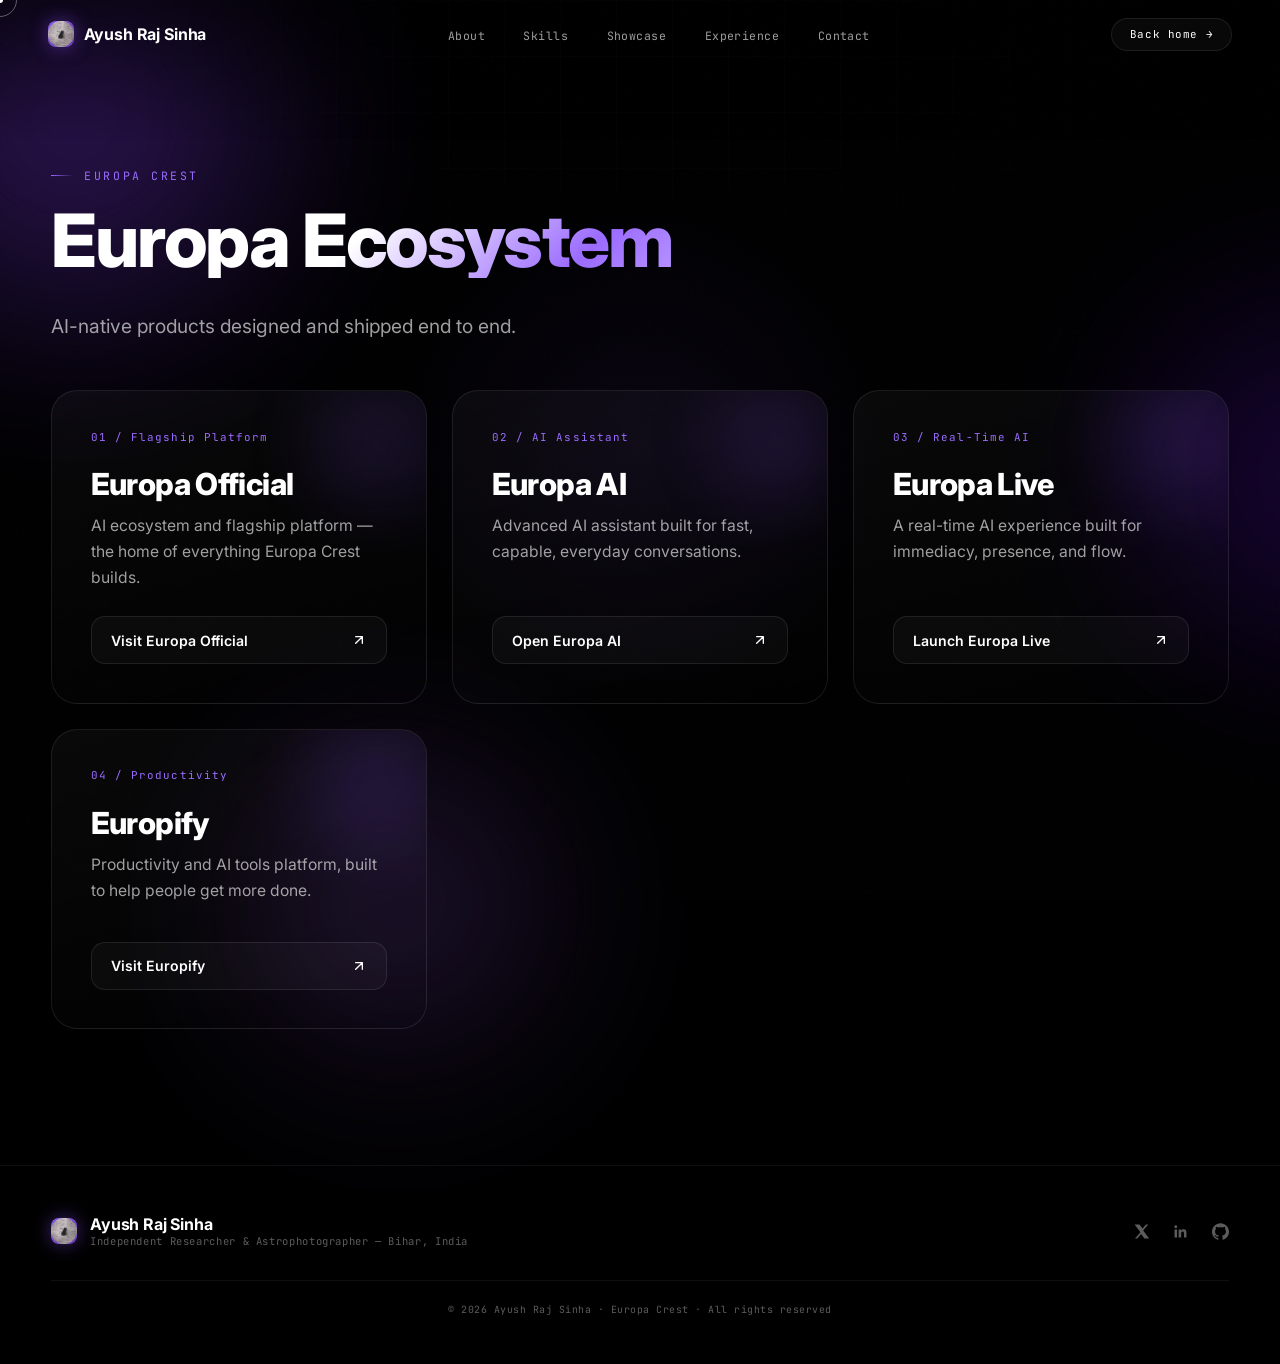
<file: europa.html>
<!DOCTYPE html>
<html lang="en">
<head>
<meta charset="UTF-8">
<meta name="viewport" content="width=device-width, initial-scale=1.0, maximum-scale=1.0, viewport-fit=cover">
<title>Europa Ecosystem — Ayush Raj Sinha</title>
<meta name="description" content="The Europa Crest ecosystem — Europa Official, Europa AI, Europa Live, and Europify.">
<link rel="icon" type="image/png" href="assets/images/logo.png">
<link rel="preconnect" href="https://fonts.googleapis.com">
<link rel="preconnect" href="https://fonts.gstatic.com" crossorigin>
<link href="https://fonts.googleapis.com/css2?family=Inter:wght@300;400;500;600;700;800;900&family=JetBrains+Mono:wght@400;500;600&family=Noto+Sans+Devanagari:wght@500;600;700&display=swap" rel="stylesheet">
<style>
  *, *::before, *::after { margin: 0; padding: 0; box-sizing: border-box; }

  :root {
    --bg: #000000;
    --surface: #0a0a0c;
    --surface-2: #0e0e12;
    --card: rgba(255,255,255,0.025);
    --card-hover: rgba(255,255,255,0.045);
    --border: rgba(255,255,255,0.09);
    --border-soft: rgba(255,255,255,0.06);
    --white: #ffffff;
    --dim: rgba(255,255,255,0.62);
    --faint: rgba(255,255,255,0.36);
    --ghost: rgba(255,255,255,0.16);
    --purple: #7D4AEB;
    --purple-2: #9B6BFF;
    --purple-3: #B794FF;
    --purple-deep: #5B21B6;
    --purple-glow: rgba(183,148,255,0.45);
    --purple-soft: rgba(125,74,235,0.12);
    --ease: cubic-bezier(0.16, 1, 0.3, 1);
    --ease-2: cubic-bezier(0.65, 0, 0.35, 1);
  }

  html { scroll-behavior: smooth; overflow-x: hidden; background: #000; }
  html.no-scroll { overflow: hidden; }

  body {
    background: var(--bg);
    color: var(--white);
    font-family: 'Inter', -apple-system, BlinkMacSystemFont, sans-serif;
    overflow-x: hidden;
    cursor: none;
    -webkit-font-smoothing: antialiased;
    text-rendering: optimizeLegibility;
  }
  @media (max-width: 860px), (hover: none) {
    body { cursor: auto; }
  }

  ::selection { background: var(--purple-glow); color: #fff; }

  a { color: inherit; }

  /* ============ REDUCED MOTION ============ */
  @media (prefers-reduced-motion: reduce) {
    *, *::before, *::after {
      animation-duration: 0.01ms !important;
      animation-iteration-count: 1 !important;
      transition-duration: 0.01ms !important;
      scroll-behavior: auto !important;
    }
  }

  /* ============ FOCUS ============ */
  a:focus-visible, button:focus-visible {
    outline: 2px solid var(--purple-2);
    outline-offset: 4px;
    border-radius: 4px;
  }

  /* ============ CUSTOM CURSOR ============ */
  .cursor-dot {
    position: fixed; top: 0; left: 0; z-index: 9999;
    width: 6px; height: 6px; background: var(--white); border-radius: 50%;
    transform: translate(-50%, -50%);
    pointer-events: none; transition: opacity 0.3s ease, background 0.3s ease;
  }
  .cursor-ring {
    position: fixed; top: 0; left: 0; z-index: 9998;
    width: 34px; height: 34px; border-radius: 50%;
    border: 1px solid rgba(255,255,255,0.35);
    transform: translate(-50%, -50%);
    pointer-events: none;
    transition: width 0.35s var(--ease), height 0.35s var(--ease), border-color 0.35s ease, background 0.35s ease, opacity 0.3s ease;
  }
  .cursor-ring.hover { width: 64px; height: 64px; border-color: var(--purple-glow); background: var(--purple-soft); }
  @media (max-width: 860px), (hover: none) {
    .cursor-dot, .cursor-ring { display: none; }
  }

  /* ============ MOUSE GLOW ============ */
  .mouse-glow {
    position: fixed; inset: 0; z-index: 1; pointer-events: none;
    background: radial-gradient(600px circle at var(--mx,50%) var(--my,50%), rgba(125,74,235,0.08), transparent 45%);
    transition: background 0.3s ease;
  }

  /* ============ GRADIENT MESH / AURORA BACKGROUND ============ */
  .aurora {
    position: fixed; inset: -10%; z-index: 0; pointer-events: none;
    filter: blur(90px) saturate(140%);
    opacity: 0.75;
  }
  .aurora-blob {
    position: absolute; border-radius: 50%;
    mix-blend-mode: screen;
    will-change: transform;
  }
  .aurora-blob.b1 {
    width: 46vw; height: 46vw; top: -8%; left: -6%;
    background: radial-gradient(circle, rgba(125,74,235,0.55), transparent 70%);
    animation: driftA 26s ease-in-out infinite;
  }
  .aurora-blob.b2 {
    width: 38vw; height: 38vw; top: 30%; right: -10%;
    background: radial-gradient(circle, rgba(91,33,182,0.45), transparent 70%);
    animation: driftB 32s ease-in-out infinite;
  }
  .aurora-blob.b3 {
    width: 34vw; height: 34vw; bottom: -12%; left: 20%;
    background: radial-gradient(circle, rgba(155,107,255,0.35), transparent 70%);
    animation: driftC 22s ease-in-out infinite;
  }
  @keyframes driftA {
    0%,100% { transform: translate(0,0) scale(1); }
    50% { transform: translate(6vw, 8vh) scale(1.15); }
  }
  @keyframes driftB {
    0%,100% { transform: translate(0,0) scale(1); }
    50% { transform: translate(-7vw, -5vh) scale(1.1); }
  }
  @keyframes driftC {
    0%,100% { transform: translate(0,0) scale(1); }
    50% { transform: translate(4vw, -8vh) scale(1.2); }
  }

  .grid-overlay {
    position: fixed; inset: 0; z-index: 0; pointer-events: none;
    background-image:
      linear-gradient(rgba(255,255,255,0.025) 1px, transparent 1px),
      linear-gradient(90deg, rgba(255,255,255,0.025) 1px, transparent 1px);
    background-size: 56px 56px;
    mask-image: radial-gradient(ellipse 70% 50% at 50% 0%, black, transparent 75%);
  }

  .noise {
    position: fixed; inset: 0; z-index: 2; pointer-events: none; opacity: 0.35;
    background-image: url("data:image/svg+xml,%3Csvg viewBox='0 0 256 256' xmlns='http://www.w3.org/2000/svg'%3E%3Cfilter id='n'%3E%3CfeTurbulence type='fractalNoise' baseFrequency='0.9' numOctaves='4' stitchTiles='stitch'/%3E%3C/filter%3E%3Crect width='100%25' height='100%25' filter='url(%23n)' opacity='0.03'/%3E%3C/svg%3E");
  }

  /* ============ SCROLLBAR ============ */
  ::-webkit-scrollbar { width: 4px; }
  ::-webkit-scrollbar-track { background: #000; }
  ::-webkit-scrollbar-thumb { background: linear-gradient(var(--purple-deep), var(--purple)); border-radius: 4px; }

  /* ============ SCROLL PROGRESS ============ */
  .scroll-progress {
    position: fixed; top: 0; left: 0; height: 2px; z-index: 1001;
    background: linear-gradient(90deg, var(--purple-deep), var(--purple), var(--purple-3));
    width: 0%;
    box-shadow: 0 0 12px var(--purple-glow);
    transition: width 0.08s linear;
  }

  /* ============ LOADER ============ */
  #loader {
    position: fixed; inset: 0; z-index: 10000;
    background: #000;
    display: flex; align-items: center; justify-content: center;
    flex-direction: column; gap: 1.6rem;
    transition: opacity 0.9s var(--ease), visibility 0.9s var(--ease);
  }
  #loader.hidden { opacity: 0; visibility: hidden; }
  .loader-mark {
    font-family: 'Noto Sans Devanagari', 'Inter', sans-serif; font-weight: 700;
    font-size: clamp(1.9rem, 6vw, 2.6rem);
    letter-spacing: -0.01em;
    background: linear-gradient(135deg, #fff 25%, var(--purple-2) 60%, var(--purple-3));
    -webkit-background-clip: text; background-clip: text; color: transparent;
    opacity: 0; filter: drop-shadow(0 0 18px var(--purple-glow));
    animation: loaderIn 0.9s var(--ease) forwards;
  }
  @keyframes loaderIn { to { opacity: 1; } }
  .loader-bar {
    width: min(220px, 60vw); height: 2px; background: rgba(255,255,255,0.08);
    border-radius: 2px; overflow: hidden; position: relative;
  }
  .loader-fill {
    position: absolute; top:0; left:0; height: 100%; width: 0%;
    background: linear-gradient(90deg, var(--purple-deep), var(--purple-2));
    border-radius: 2px; box-shadow: 0 0 10px var(--purple-glow);
  }
  .loader-pct {
    font-family: 'JetBrains Mono', monospace; font-size: 0.68rem;
    letter-spacing: 0.2em; color: var(--faint);
  }

  /* ============ PAGE TRANSITION VEIL ============ */
  #veil {
    position: fixed; inset: 0; z-index: 9500; pointer-events: none;
    background: #000; opacity: 0; transform: scaleY(0); transform-origin: top;
  }

  /* ============ NAV ============ */
  nav {
    position: fixed; top: 0; left: 0; right: 0; z-index: 500;
    padding: 1.1rem clamp(1.2rem, 4vw, 3rem);
    display: flex; align-items: center; justify-content: space-between;
    transition: background 0.5s ease, backdrop-filter 0.5s ease, border-color 0.5s ease, padding 0.4s ease;
    border-bottom: 1px solid transparent;
  }
  nav.scrolled {
    background: rgba(0,0,0,0.55);
    backdrop-filter: blur(20px) saturate(160%);
    -webkit-backdrop-filter: blur(20px) saturate(160%);
    border-bottom: 1px solid var(--border-soft);
    padding-top: 0.85rem; padding-bottom: 0.85rem;
  }
  .nav-logo {
    display: flex; align-items: center; gap: 0.6rem;
    font-weight: 700; font-size: 1rem; letter-spacing: -0.01em;
    text-decoration: none; color: var(--white);
  }
  .nav-logo-mark {
    width: 26px; height: 26px; border-radius: 8px;
    background: linear-gradient(135deg, var(--purple), var(--purple-deep));
    display: flex; align-items: center; justify-content: center;
    font-size: 0.68rem; font-weight: 800; letter-spacing: 0;
    box-shadow: 0 0 18px rgba(125,74,235,0.5), inset 0 0 0 1px rgba(255,255,255,0.15);
    overflow: hidden; flex-shrink: 0;
  }
  .nav-logo-mark img {
    width: 100%; height: 100%; object-fit: cover; display: block; border-radius: inherit;
  }
  .nav-links {
    display: flex; gap: clamp(1.4rem, 3vw, 2.4rem); list-style: none;
  }
  .nav-links a {
    font-family: 'JetBrains Mono', monospace;
    font-size: 0.72rem; letter-spacing: 0.04em;
    color: var(--dim); text-decoration: none;
    position: relative; transition: color 0.3s ease; display: inline-block;
  }
  .nav-links a::after {
    content: ''; position: absolute; bottom: -6px; left: 0;
    width: 0; height: 1px; background: var(--purple-2);
    box-shadow: 0 0 8px var(--purple-glow);
    transition: width 0.35s var(--ease);
  }
  .nav-links a:hover { color: var(--white); }
  .nav-links a:hover::after { width: 100%; }
  .nav-cta {
    display: inline-flex; align-items: center; gap: 0.5rem;
    font-family: 'JetBrains Mono', monospace; font-size: 0.68rem;
    letter-spacing: 0.05em; color: var(--white); text-decoration: none;
    padding: 0.55rem 1.1rem; border-radius: 100px;
    border: 1px solid var(--border);
    background: rgba(255,255,255,0.03);
    transition: border-color 0.3s ease, background 0.3s ease, transform 0.3s ease, box-shadow 0.3s ease;
  }
  .nav-cta:hover {
    border-color: var(--purple-glow); background: var(--purple-soft);
    transform: translateY(-2px); box-shadow: 0 8px 24px rgba(125,74,235,0.25);
  }
  .nav-links-mobile-only { display: none; }

  /* ============ SECTION BASE ============ */
  section {
    position: relative; z-index: 3;
    padding: clamp(5rem, 11vw, 8.5rem) clamp(1.3rem, 5vw, 3.2rem);
    max-width: 1280px; margin: 0 auto;
  }

  .eyebrow {
    font-family: 'JetBrains Mono', monospace;
    font-size: 0.72rem; letter-spacing: 0.22em; text-transform: uppercase;
    color: var(--purple-2);
    display: inline-flex; align-items: center; gap: 0.7rem;
    margin-bottom: 1.4rem;
    opacity: 0; transform: translateY(16px);
    transition: opacity 0.7s var(--ease), transform 0.7s var(--ease);
  }
  .eyebrow.visible { opacity: 1; transform: translateY(0); }
  .eyebrow::before {
    content: ''; width: 22px; height: 1px;
    background: linear-gradient(90deg, var(--purple-2), transparent);
  }

  .section-heading {
    font-weight: 800; letter-spacing: -0.03em; line-height: 0.98;
    font-size: clamp(2.4rem, 6.4vw, 4.6rem);
    margin-bottom: clamp(1.4rem, 3vw, 2rem);
  }
  .section-heading .word { display: inline-block; overflow: hidden; vertical-align: top; }
  .section-heading .word span {
    display: inline-block;
    transform: translateY(110%);
    transition: transform 0.9s var(--ease);
  }
  .section-heading.visible .word span { transform: translateY(0); }
  .grad-text {
    background: linear-gradient(135deg, #fff 20%, var(--purple-2) 75%, var(--purple-3));
    -webkit-background-clip: text; background-clip: text; color: transparent;
  }

  .section-sub {
    font-size: clamp(1rem, 1.6vw, 1.2rem);
    color: var(--dim); max-width: 620px; line-height: 1.7; font-weight: 400;
    opacity: 0; transform: translateY(16px);
    transition: opacity 0.8s var(--ease) 0.15s, transform 0.8s var(--ease) 0.15s;
  }
  .section-sub.visible { opacity: 1; transform: translateY(0); }

  /* ============ HERO ============ */
  #hero {
    min-height: 100svh; max-width: 100%;
    display: flex; flex-direction: column; justify-content: center;
    padding-top: 7rem; position: relative; overflow: hidden;
  }

  .hero-star-field { position: absolute; inset: 0; z-index: 0; overflow: hidden; }
  .star {
    position: absolute; background: #fff; border-radius: 50%;
    animation: twinkle var(--d) ease-in-out infinite alternate;
  }
  @keyframes twinkle {
    0% { opacity: var(--min-o); transform: scale(1); }
    100% { opacity: var(--max-o); transform: scale(1.4); }
  }

  .hero-inner { position: relative; z-index: 3; }

  .hero-eyebrow {
    font-family: 'JetBrains Mono', monospace;
    font-size: 0.75rem; letter-spacing: 0.24em; text-transform: uppercase;
    color: var(--purple-2);
    display: inline-flex; align-items: center; gap: 0.7rem;
    padding: 0.5rem 1rem; border-radius: 100px;
    border: 1px solid var(--border);
    background: rgba(125,74,235,0.06);
    backdrop-filter: blur(10px);
    margin-bottom: clamp(1.6rem, 4vw, 2.4rem);
    opacity: 0; animation: fadeUp 1s var(--ease) 0.2s forwards;
  }
  .hero-eyebrow .dot {
    width: 6px; height: 6px; border-radius: 50%; background: var(--purple-2);
    box-shadow: 0 0 8px var(--purple-glow);
    animation: pulse 2s ease-in-out infinite;
  }

  .hero-name {
    font-weight: 900; letter-spacing: -0.045em; line-height: 0.95;
    font-size: clamp(3rem, 11vw, 7.6rem);
  }
  .hero-name .line { display: block; overflow: hidden; padding-bottom: 0.05em; }
  .hero-name .line span {
    display: inline-block; transform: translateY(115%) rotate(3deg);
    transition: transform 1s var(--ease);
  }
  .hero-name .line span.reveal { transform: translateY(0) rotate(0); }
  .hero-name .line:nth-child(1) span { transition-delay: 0.05s; }
  .hero-name .line:nth-child(2) span {
    transition-delay: 0.18s;
    background: linear-gradient(135deg, #fff 10%, var(--purple-2) 60%, var(--purple-3));
    -webkit-background-clip: text; background-clip: text; color: transparent;
  }

  .hero-role {
    font-size: clamp(1.1rem, 2.6vw, 1.5rem);
    font-weight: 600; color: var(--white);
    margin-top: clamp(1.1rem, 3vw, 1.6rem);
    opacity: 0; animation: fadeUp 1s var(--ease) 0.55s forwards;
    display: flex; align-items: center; gap: 0.6rem; flex-wrap: wrap;
  }
  .hero-role .pill {
    display: inline-flex; align-items: center; gap: 0.5rem;
    padding: 0.3rem 0.85rem; border-radius: 100px;
    background: linear-gradient(135deg, rgba(125,74,235,0.18), rgba(91,33,182,0.08));
    border: 1px solid rgba(125,74,235,0.3);
    font-size: 0.9em;
  }
  .hero-role .pill-primary {
    font-weight: 700; color: #fff;
    background: linear-gradient(135deg, var(--purple), var(--purple-deep));
    border: 1px solid rgba(183,148,255,0.5);
    box-shadow: 0 0 24px var(--purple-glow), inset 0 1px 0 rgba(255,255,255,0.2);
  }

  .hero-tags {
    font-family: 'JetBrains Mono', monospace;
    font-size: clamp(0.72rem, 1.4vw, 0.85rem);
    color: var(--dim); letter-spacing: 0.02em;
    margin-top: clamp(1rem, 2.5vw, 1.4rem);
    max-width: 640px; line-height: 1.9;
    opacity: 0; animation: fadeUp 1s var(--ease) 0.75s forwards;
  }
  .hero-tags .sep { color: var(--purple-2); margin: 0 0.5em; }

  .hero-desc {
    font-size: clamp(1rem, 1.7vw, 1.15rem);
    color: var(--dim); max-width: 580px; line-height: 1.8;
    margin-top: clamp(1.4rem, 3vw, 2rem);
    opacity: 0; animation: fadeUp 1s var(--ease) 0.9s forwards;
  }

  .hero-cta-row {
    display: flex; gap: 1rem; flex-wrap: wrap;
    margin-top: clamp(2rem, 4.5vw, 2.8rem);
    opacity: 0; animation: fadeUp 1s var(--ease) 1.05s forwards;
  }

  .btn {
    position: relative; display: inline-flex; align-items: center; gap: 0.6rem;
    font-family: 'Inter', sans-serif; font-weight: 600; font-size: 0.92rem;
    padding: 0.95rem 1.7rem; border-radius: 100px; text-decoration: none;
    cursor: none; overflow: hidden; isolation: isolate;
    transition: transform 0.4s var(--ease), box-shadow 0.4s var(--ease);
  }
  @media (max-width: 860px), (hover: none) { .btn { cursor: pointer; } }
  .btn-primary {
    color: #fff;
    background: linear-gradient(135deg, var(--purple), var(--purple-deep));
    box-shadow: 0 8px 30px rgba(125,74,235,0.35), inset 0 1px 0 rgba(255,255,255,0.25);
  }
  .btn-primary::before {
    content: ''; position: absolute; inset: 0; z-index: -1;
    background: linear-gradient(135deg, var(--purple-2), var(--purple));
    opacity: 0; transition: opacity 0.4s ease;
  }
  .btn-primary:hover { transform: translateY(-3px) scale(1.02); box-shadow: 0 14px 40px rgba(125,74,235,0.5); }
  .btn-primary:hover::before { opacity: 1; }
  .btn-primary span { position: relative; z-index: 1; display: inline-flex; align-items: center; gap: 0.6rem; }
  .btn-ghost {
    color: var(--white); background: rgba(255,255,255,0.02);
    border: 1px solid var(--border);
    backdrop-filter: blur(10px);
  }
  .btn-ghost:hover { border-color: var(--purple-glow); background: var(--purple-soft); transform: translateY(-3px); }

  .hero-scroll-cue {
    position: absolute; bottom: clamp(1.6rem, 4vw, 2.6rem); left: clamp(1.3rem, 5vw, 3.2rem);
    display: flex; align-items: center; gap: 0.9rem;
    opacity: 0; animation: fadeUp 1s var(--ease) 1.3s forwards;
    z-index: 3;
  }
  .scroll-cue-line { width: 40px; height: 1px; background: var(--ghost); position: relative; overflow: hidden; }
  .scroll-cue-line::after {
    content: ''; position: absolute; top:0; left: -100%; width: 100%; height: 100%;
    background: var(--purple-2); box-shadow: 0 0 8px var(--purple-glow);
    animation: scanLine 2.2s ease-in-out 1.8s infinite;
  }
  @keyframes scanLine { 0% { left: -100%; } 100% { left: 100%; } }
  .scroll-cue-text {
    font-family: 'JetBrains Mono', monospace; font-size: 0.62rem;
    letter-spacing: 0.2em; text-transform: uppercase; color: var(--faint);
  }

  @keyframes fadeUp { from { opacity: 0; transform: translateY(26px); } to { opacity: 1; transform: translateY(0); } }
  @keyframes pulse { 0%,100% { box-shadow: 0 0 0 0 rgba(125,74,235,0.6);} 50% { box-shadow: 0 0 0 7px rgba(125,74,235,0);} }

  /* ============ ABOUT ============ */
  .about-grid {
    display: grid; grid-template-columns: 1.15fr 0.85fr; gap: clamp(2rem, 5vw, 4rem);
    align-items: start; margin-top: clamp(2rem, 4vw, 3rem);
  }
  @media (max-width: 860px) { .about-grid { grid-template-columns: 1fr; } }

  .about-copy p {
    font-size: clamp(1.05rem, 2vw, 1.3rem); line-height: 1.75; font-weight: 400;
    color: var(--dim); margin-bottom: 1.3em;
    opacity: 0; transform: translateY(24px);
    transition: opacity 0.8s var(--ease), transform 0.8s var(--ease);
  }
  .about-copy p.visible { opacity: 1; transform: translateY(0); }
  .about-copy p:nth-child(2) { transition-delay: 0.12s; }
  .about-copy p:nth-child(3) { transition-delay: 0.24s; }
  .about-copy strong { color: var(--white); font-weight: 700; }
  .about-copy em {
    font-style: normal; color: var(--purple-2); font-weight: 600;
  }

  .research-card {
    border-radius: 24px; padding: clamp(1.6rem, 3.5vw, 2.2rem);
    background: linear-gradient(160deg, rgba(125,74,235,0.08), rgba(255,255,255,0.015));
    border: 1px solid rgba(125,74,235,0.22);
    position: relative; overflow: hidden;
    opacity: 0; transform: translateY(30px) scale(0.98);
    transition: opacity 0.9s var(--ease), transform 0.9s var(--ease);
  }
  .research-card.visible { opacity: 1; transform: translateY(0) scale(1); }
  .research-card::before {
    content: ''; position: absolute; top: -40%; right: -40%; width: 80%; height: 80%;
    background: radial-gradient(circle, rgba(125,74,235,0.25), transparent 70%);
    animation: float 8s ease-in-out infinite alternate;
  }
  .research-tag {
    font-family: 'JetBrains Mono', monospace; font-size: 0.65rem;
    letter-spacing: 0.15em; text-transform: uppercase; color: var(--purple-2);
    margin-bottom: 0.9rem; position: relative; z-index: 1;
  }
  .research-title {
    font-weight: 800; font-size: clamp(1.3rem, 2.6vw, 1.6rem);
    letter-spacing: -0.02em; margin-bottom: 0.9rem; position: relative; z-index: 1;
  }
  .research-body {
    font-size: 0.94rem; line-height: 1.75; color: var(--dim); position: relative; z-index: 1;
  }
  .research-pillars {
    display: flex; flex-wrap: wrap; gap: 0.5rem; margin-top: 1.3rem; position: relative; z-index: 1;
  }
  .research-pillars span {
    font-family: 'JetBrains Mono', monospace; font-size: 0.6rem; letter-spacing: 0.06em;
    padding: 0.4rem 0.7rem; border-radius: 100px; border: 1px solid var(--border);
    color: var(--faint); text-transform: uppercase;
  }
  @keyframes float { to { transform: translateY(-20px) translateX(-10px); } }

  /* ============ SKILLS ============ */
  .skills-grid {
    display: grid; grid-template-columns: repeat(auto-fit, minmax(min(100%, 230px), 1fr));
    gap: clamp(0.9rem, 2vw, 1.2rem); margin-top: clamp(2rem, 4vw, 3rem);
  }
  .skill-card {
    border-radius: 20px; padding: clamp(1.5rem, 3.5vw, 1.9rem);
    background: var(--card); border: 1px solid var(--border);
    position: relative; overflow: hidden;
    opacity: 0; transform: translateY(36px);
    transition: opacity 0.7s var(--ease), transform 0.7s var(--ease), border-color 0.4s ease, background 0.4s ease, box-shadow 0.4s ease;
  }
  .skill-card.visible { opacity: 1; transform: translateY(0); }
  .skill-card::before {
    content: ''; position: absolute; inset: -1px; border-radius: 20px; padding: 1px;
    background: linear-gradient(135deg, var(--purple-glow), transparent 50%);
    -webkit-mask: linear-gradient(#000 0 0) content-box, linear-gradient(#000 0 0);
    -webkit-mask-composite: xor; mask-composite: exclude;
    opacity: 0; transition: opacity 0.4s ease; pointer-events: none;
  }
  .skill-card:hover {
    border-color: rgba(125,74,235,0.35); background: var(--card-hover);
    transform: translateY(-6px); box-shadow: 0 20px 50px rgba(125,74,235,0.14);
  }
  .skill-card:hover::before { opacity: 1; }
  .skill-icon {
    width: 42px; height: 42px; border-radius: 12px; margin-bottom: 1.1rem;
    display: flex; align-items: center; justify-content: center;
    background: linear-gradient(135deg, rgba(125,74,235,0.2), rgba(125,74,235,0.03));
    border: 1px solid rgba(125,74,235,0.25); color: var(--purple-2);
    transition: transform 0.4s var(--ease);
  }
  .skill-card:hover .skill-icon { transform: scale(1.1) rotate(-6deg); }
  .skill-icon svg { width: 20px; height: 20px; }
  .skill-name { font-weight: 700; font-size: clamp(1.05rem, 2.4vw, 1.2rem); letter-spacing: -0.01em; margin-bottom: 0.5rem; }
  .skill-desc { font-size: 0.85rem; color: var(--faint); line-height: 1.6; margin-bottom: 1.2rem; }
  .skill-bar { height: 4px; border-radius: 4px; background: rgba(255,255,255,0.07); overflow: hidden; position: relative; }
  .skill-fill {
    height: 100%; border-radius: 4px; width: 0; position: relative; overflow: hidden;
    background: linear-gradient(90deg, var(--purple-deep), var(--purple), var(--purple-2));
    box-shadow: 0 0 10px var(--purple-glow);
    transition: width 1.4s var(--ease) 0.3s;
  }
  .skill-card.visible .skill-fill { width: var(--w); }
  .skill-fill::after {
    content: ''; position: absolute; inset: 0;
    background: linear-gradient(90deg, transparent, rgba(255,255,255,0.65), transparent);
    width: 40%; transform: translateX(-150%);
    opacity: 0;
  }
  .skill-card.visible .skill-fill::after {
    animation: shimmerSweep 1.9s ease-in-out 1.7s infinite;
    opacity: 1;
  }
  @keyframes shimmerSweep {
    0% { transform: translateX(-150%); }
    60%, 100% { transform: translateX(350%); }
  }
  .skill-pct {
    font-family: 'JetBrains Mono', monospace; font-size: 0.62rem; color: var(--purple-2);
    margin-top: 0.5rem; display: block;
  }

  /* Primary domain card — Research gets strongest visual emphasis */
  .skill-card-primary {
    border-color: rgba(125,74,235,0.4);
    background: linear-gradient(160deg, rgba(125,74,235,0.1), rgba(255,255,255,0.02));
    box-shadow: 0 0 0 1px rgba(183,148,255,0.12), 0 20px 60px rgba(125,74,235,0.16);
  }
  .skill-card-primary .skill-icon {
    background: linear-gradient(135deg, var(--purple), var(--purple-deep));
    border-color: rgba(183,148,255,0.5); color: #fff;
    box-shadow: 0 0 18px var(--purple-glow);
  }
  .skill-card-primary .skill-name {
    background: linear-gradient(135deg, #fff 30%, var(--purple-2));
    -webkit-background-clip: text; background-clip: text; color: transparent;
  }
  .skill-card-primary:hover {
    border-color: rgba(183,148,255,0.55);
    box-shadow: 0 24px 60px rgba(125,74,235,0.3);
  }

  /* ============ SHOWCASE ============ */
  .showcase-grid {
    display: grid; grid-template-columns: repeat(auto-fit, minmax(min(100%, 320px), 1fr));
    gap: clamp(1.3rem, 3vw, 2.2rem); margin-top: clamp(2rem, 4vw, 3rem);
  }
  .showcase-card {
    position: relative; border-radius: 28px; overflow: hidden;
    padding: clamp(2rem, 4.5vw, 2.8rem);
    background: linear-gradient(160deg, rgba(255,255,255,0.06), rgba(255,255,255,0.015));
    backdrop-filter: blur(22px) saturate(160%);
    -webkit-backdrop-filter: blur(22px) saturate(160%);
    border: 1px solid rgba(183,148,255,0.18);
    text-decoration: none; color: var(--white);
    display: flex; flex-direction: column; min-height: 280px;
    opacity: 0; transform: translateY(50px) scale(0.96);
    transition: opacity 0.8s var(--ease), transform 0.55s var(--ease), border-color 0.4s ease, box-shadow 0.5s ease;
    isolation: isolate;
  }
  .showcase-card.visible { opacity: 1; transform: translateY(0) scale(1); }
  .showcase-card:nth-child(2) { transition-delay: 0.1s; }
  .showcase-card:nth-child(3) { transition-delay: 0.2s; }
  .showcase-spacer { flex: 1 1 auto; }

  .showcase-card::before {
    content: ''; position: absolute; inset: 0; z-index: -2; border-radius: 28px;
    padding: 1.5px;
    background: conic-gradient(from var(--angle,0deg), transparent 0%, var(--purple-3) 12%, transparent 26%);
    -webkit-mask: linear-gradient(#000 0 0) content-box, linear-gradient(#000 0 0);
    -webkit-mask-composite: xor; mask-composite: exclude;
    opacity: 0; transition: opacity 0.5s ease;
    animation: spin 4s linear infinite;
  }
  .showcase-card::after {
    content: ''; position: absolute; inset: 0; z-index: -1; border-radius: 28px;
    background: radial-gradient(600px circle at var(--px,50%) var(--py,50%), rgba(125,74,235,0.22), transparent 60%);
    opacity: 0; transition: opacity 0.4s ease;
  }
  .showcase-card:hover {
    transform: translateY(-12px) scale(1.02);
    box-shadow: 0 30px 80px rgba(125,74,235,0.28), 0 0 0 1px rgba(183,148,255,0.2);
    animation: floatCard 3.4s ease-in-out infinite;
  }
  .showcase-card:hover::before { opacity: 1; }
  .showcase-card:hover::after { opacity: 1; }

  .showcase-icon {
    width: 52px; height: 52px; border-radius: 16px; margin-bottom: 1.4rem;
    display: flex; align-items: center; justify-content: center;
    background: linear-gradient(135deg, rgba(125,74,235,0.25), rgba(125,74,235,0.05));
    border: 1px solid rgba(183,148,255,0.3); color: var(--purple-3);
    box-shadow: 0 0 20px rgba(183,148,255,0.25);
    transition: transform 0.4s var(--ease);
  }
  .showcase-card:hover .showcase-icon { transform: scale(1.1) rotate(-6deg); }
  .showcase-icon svg { width: 24px; height: 24px; }

  .showcase-title { font-weight: 800; font-size: clamp(1.3rem, 2.6vw, 1.6rem); letter-spacing: -0.02em; margin-bottom: 0.6rem; }
  .showcase-sub { font-size: 0.95rem; color: var(--dim); line-height: 1.65; flex: 1; margin-bottom: 1.6rem; }
  .showcase-btn {
    display: inline-flex; align-items: center; justify-content: space-between; gap: 1rem;
    padding: 0.9rem 1.2rem; border-radius: 14px;
    background: rgba(255,255,255,0.04); border: 1px solid rgba(183,148,255,0.25);
    font-weight: 600; font-size: 0.9rem;
    transition: background 0.35s ease, border-color 0.35s ease, gap 0.35s ease;
  }
  .showcase-card:hover .showcase-btn {
    background: linear-gradient(135deg, rgba(125,74,235,0.28), rgba(91,33,182,0.14));
    border-color: rgba(183,148,255,0.5); gap: 1.4rem;
  }
  .showcase-btn svg { width: 16px; height: 16px; flex-shrink: 0; transition: transform 0.35s var(--ease); }
  .showcase-card:hover .showcase-btn svg { transform: translate(3px,-3px); }

  /* ============ PROJECTS ============ */
  .projects-grid {
    display: grid; grid-template-columns: repeat(auto-fit, minmax(min(100%, 340px), 1fr));
    gap: clamp(1.1rem, 2.5vw, 1.6rem); margin-top: clamp(2rem, 4vw, 3rem);
  }
  .project-card {
    position: relative; border-radius: 26px; overflow: hidden;
    background: linear-gradient(165deg, rgba(255,255,255,0.035), rgba(255,255,255,0.005));
    border: 1px solid var(--border);
    padding: clamp(1.8rem, 4vw, 2.4rem);
    display: flex; flex-direction: column; min-height: 300px;
    text-decoration: none; color: var(--white);
    opacity: 0; transform: translateY(50px) scale(0.96);
    transition: opacity 0.8s var(--ease), transform 0.55s var(--ease), border-color 0.4s ease, box-shadow 0.5s ease;
    isolation: isolate;
  }
  .project-card.visible { opacity: 1; transform: translateY(0) scale(1); }
  .project-card:nth-child(2) { transition-delay: 0.08s; }
  .project-card:nth-child(3) { transition-delay: 0.16s; }
  .project-card:nth-child(4) { transition-delay: 0.24s; }

  .project-card::before {
    content: ''; position: absolute; inset: 0; z-index: -2; border-radius: 26px;
    padding: 1.5px;
    background: conic-gradient(from var(--angle,0deg), transparent 0%, var(--purple-2) 12%, transparent 24%);
    -webkit-mask: linear-gradient(#000 0 0) content-box, linear-gradient(#000 0 0);
    -webkit-mask-composite: xor; mask-composite: exclude;
    opacity: 0; transition: opacity 0.5s ease;
    animation: spin 4s linear infinite;
  }
  @keyframes spin { to { --angle: 360deg; } }
  @property --angle { syntax: '<angle>'; inherits: false; initial-value: 0deg; }

  .project-card::after {
    content: ''; position: absolute; inset: 0; z-index: -1; border-radius: 26px;
    background: radial-gradient(500px circle at var(--px,50%) var(--py,50%), rgba(125,74,235,0.16), transparent 60%);
    opacity: 0; transition: opacity 0.4s ease;
  }
  .project-card:hover {
    transform: translateY(-10px) scale(1.015);
    box-shadow: 0 30px 70px rgba(125,74,235,0.22), 0 0 0 1px rgba(125,74,235,0.15);
    animation: floatCard 3.2s ease-in-out infinite;
  }
  .project-card:hover::before { opacity: 1; }
  .project-card:hover::after { opacity: 1; }
  @keyframes floatCard {
    0%,100% { transform: translateY(-10px) scale(1.015); }
    50% { transform: translateY(-16px) scale(1.015); }
  }

  .project-index {
    font-family: 'JetBrains Mono', monospace; font-size: 0.68rem;
    color: var(--purple-2); letter-spacing: 0.1em; margin-bottom: 1.4rem;
  }
  .project-title {
    font-weight: 800; font-size: clamp(1.5rem, 3vw, 1.9rem); letter-spacing: -0.02em;
    margin-bottom: 0.7rem;
  }
  .project-desc {
    font-size: 0.98rem; color: var(--dim); line-height: 1.65; flex: 1;
    margin-bottom: 1.6rem;
  }
  .project-btn {
    display: inline-flex; align-items: center; justify-content: space-between; gap: 1rem;
    padding: 0.9rem 1.2rem; border-radius: 14px;
    background: rgba(255,255,255,0.03); border: 1px solid var(--border);
    font-weight: 600; font-size: 0.88rem;
    transition: background 0.35s ease, border-color 0.35s ease, gap 0.35s ease;
  }
  .project-card:hover .project-btn {
    background: linear-gradient(135deg, rgba(125,74,235,0.22), rgba(91,33,182,0.1));
    border-color: rgba(125,74,235,0.4); gap: 1.4rem;
  }
  .project-btn svg { width: 16px; height: 16px; flex-shrink: 0; transition: transform 0.35s var(--ease); }
  .project-card:hover .project-btn svg { transform: translate(3px,-3px); }

  .project-glow-orb {
    position: absolute; width: 220px; height: 220px; border-radius: 50%;
    background: radial-gradient(circle, rgba(125,74,235,0.35), transparent 70%);
    top: -60px; right: -60px; z-index: -3; filter: blur(20px);
    opacity: 0.5; transition: opacity 0.4s ease, transform 0.6s var(--ease);
  }
  .project-card:hover .project-glow-orb { opacity: 1; transform: scale(1.3); }

  /* ============ EXPERIENCE ============ */
  .timeline { margin-top: clamp(2.2rem, 4.5vw, 3.2rem); position: relative; }
  .timeline::before {
    content: ''; position: absolute; left: 9px; top: 10px; bottom: 10px; width: 1px;
    background: linear-gradient(to bottom, var(--purple-glow), var(--border-soft) 85%, transparent);
  }
  .timeline-item {
    position: relative; padding-left: clamp(2.2rem, 5vw, 3rem); padding-bottom: clamp(2rem, 4vw, 2.6rem);
    opacity: 0; transform: translateX(-24px);
    transition: opacity 0.7s var(--ease), transform 0.7s var(--ease);
  }
  .timeline-item.visible { opacity: 1; transform: translateX(0); }
  .timeline-item:nth-child(2) { transition-delay: 0.08s; }
  .timeline-item:nth-child(3) { transition-delay: 0.16s; }
  .timeline-item:nth-child(4) { transition-delay: 0.24s; }
  .timeline-item:nth-child(5) { transition-delay: 0.32s; }
  .timeline-item:nth-child(6) { transition-delay: 0.4s; }
  .timeline-item:nth-child(7) { transition-delay: 0.48s; }
  .timeline-item:last-child { padding-bottom: 0; }
  .timeline-dot {
    position: absolute; left: 0; top: 4px; width: 20px; height: 20px; border-radius: 50%;
    background: var(--surface); border: 1px solid rgba(125,74,235,0.5);
    display: flex; align-items: center; justify-content: center;
  }
  .timeline-dot::after {
    content: ''; width: 7px; height: 7px; border-radius: 50%; background: var(--purple-2);
    box-shadow: 0 0 10px var(--purple-glow);
  }
  .timeline-item.current .timeline-dot { animation: pulse 2s ease-in-out infinite; border-color: var(--purple-2); }
  .timeline-card {
    border-radius: 20px; padding: clamp(1.4rem, 3vw, 1.9rem);
    background: var(--card); border: 1px solid var(--border);
    transition: border-color 0.35s ease, background 0.35s ease, transform 0.35s ease;
  }
  .timeline-card:hover { border-color: rgba(125,74,235,0.3); background: var(--card-hover); transform: translateX(4px); }
  .timeline-meta {
    font-family: 'JetBrains Mono', monospace; font-size: 0.66rem;
    letter-spacing: 0.1em; text-transform: uppercase; color: var(--purple-2);
    margin-bottom: 0.5rem; display: flex; align-items: center; gap: 0.5rem;
  }
  .pulse-dot {
    display: inline-block; width: 6px; height: 6px; border-radius: 50%;
    background: var(--purple-2); box-shadow: 0 0 8px var(--purple-glow);
    animation: pulse 2s ease-in-out infinite;
  }
  .timeline-title { font-weight: 700; font-size: clamp(1.1rem, 2.4vw, 1.35rem); margin-bottom: 0.5rem; letter-spacing: -0.01em; }
  .timeline-desc { font-size: 0.92rem; color: var(--dim); line-height: 1.7; }

  /* ============ CONTACT ============ */
  .contact-wrap {
    margin-top: clamp(2rem, 4vw, 3rem);
    display: grid; grid-template-columns: 1fr 1fr; gap: clamp(0.9rem, 2vw, 1.2rem);
  }
  @media (max-width: 700px) { .contact-wrap { grid-template-columns: 1fr; } }

  .contact-card {
    display: flex; align-items: center; gap: 1.1rem;
    padding: clamp(1.2rem, 3vw, 1.6rem);
    border-radius: 18px; border: 1px solid var(--border); background: var(--card);
    text-decoration: none; position: relative; overflow: hidden;
    opacity: 0; transform: translateY(24px);
    transition: opacity 0.7s var(--ease), transform 0.7s var(--ease), border-color 0.35s ease, background 0.35s ease, box-shadow 0.35s ease;
  }
  .contact-card.visible { opacity: 1; transform: translateY(0); }
  .contact-card:nth-child(2) { transition-delay: 0.08s; }
  .contact-card:nth-child(3) { transition-delay: 0.16s; }
  .contact-card:nth-child(4) { transition-delay: 0.24s; }
  .contact-card:hover {
    border-color: rgba(125,74,235,0.35); background: var(--card-hover);
    box-shadow: 0 16px 40px rgba(125,74,235,0.16); transform: translateY(-4px);
  }
  .contact-icon {
    width: 44px; height: 44px; border-radius: 12px; flex-shrink: 0;
    display: flex; align-items: center; justify-content: center;
    background: linear-gradient(135deg, rgba(125,74,235,0.18), rgba(255,255,255,0.02));
    border: 1px solid rgba(125,74,235,0.2);
  }
  .contact-icon svg { width: 19px; height: 19px; }
  .contact-info { flex: 1; min-width: 0; }
  .contact-platform {
    font-family: 'JetBrains Mono', monospace; font-size: 0.62rem;
    color: var(--purple-2); letter-spacing: 0.12em; text-transform: uppercase; display: block; margin-bottom: 0.2rem;
  }
  .contact-handle { font-weight: 600; font-size: 1rem; white-space: nowrap; overflow: hidden; text-overflow: ellipsis; display: block; }
  .contact-arrow { color: var(--faint); transition: transform 0.35s var(--ease), color 0.35s ease; flex-shrink: 0; }
  .contact-card:hover .contact-arrow { transform: translate(4px,-4px); color: var(--purple-2); }

  .contact-cta {
    grid-column: 1 / -1; margin-top: 0.4rem;
    border-radius: 24px; padding: clamp(2rem, 5vw, 3rem);
    background: linear-gradient(135deg, rgba(125,74,235,0.14), rgba(0,0,0,0));
    border: 1px solid rgba(125,74,235,0.25);
    display: flex; align-items: center; justify-content: space-between; gap: 1.5rem; flex-wrap: wrap;
    opacity: 0; transform: translateY(24px);
    transition: opacity 0.8s var(--ease) 0.3s, transform 0.8s var(--ease) 0.3s;
  }
  .contact-cta.visible { opacity: 1; transform: translateY(0); }
  .contact-cta-title { font-weight: 800; font-size: clamp(1.4rem, 3vw, 1.9rem); letter-spacing: -0.02em; }
  .contact-cta-sub { color: var(--dim); font-size: 0.95rem; margin-top: 0.4rem; }

  /* ============ FOOTER ============ */
  footer {
    position: relative; z-index: 3; border-top: 1px solid var(--border-soft);
    padding: clamp(2rem, 5vw, 3rem) clamp(1.3rem, 5vw, 3.2rem);
    max-width: 1280px; margin: 0 auto;
    display: flex; align-items: center; justify-content: space-between; flex-wrap: wrap; gap: 1.4rem;
  }
  .footer-brand { display: flex; align-items: center; gap: 0.8rem; }
  .footer-name { font-weight: 700; font-size: 1rem; letter-spacing: -0.01em; }
  .footer-role { font-family: 'JetBrains Mono', monospace; font-size: 0.66rem; color: var(--faint); letter-spacing: 0.06em; }
  .footer-links { display: flex; gap: 1.4rem; }
  .footer-links a {
    color: var(--faint); text-decoration: none; transition: color 0.3s ease, transform 0.3s ease; display: inline-flex;
  }
  .footer-links a:hover { color: var(--purple-2); transform: translateY(-2px); }
  .footer-links svg { width: 17px; height: 17px; }
  .footer-copy {
    font-family: 'JetBrains Mono', monospace; font-size: 0.62rem; color: var(--faint); letter-spacing: 0.05em;
    width: 100%; text-align: center; padding-top: 1.4rem; border-top: 1px solid var(--border-soft); margin-top: 0.6rem;
  }

  /* ============ MISC ============ */
  .top-fade {
    position: fixed; top: 0; left: 0; right: 0; height: 140px; z-index: 400; pointer-events: none;
    background: linear-gradient(to bottom, rgba(0,0,0,0.5), transparent);
  }

  @media (max-width: 640px) {
    .nav-links { display: none; }
    section { padding-left: 1.2rem; padding-right: 1.2rem; }
  }
</style>

</head>
<body>

<!-- CURSOR -->
<div class="cursor-dot" id="cursorDot"></div>
<div class="cursor-ring" id="cursorRing"></div>

<!-- BACKGROUND LAYERS -->
<div class="aurora">
  <div class="aurora-blob b1"></div>
  <div class="aurora-blob b2"></div>
  <div class="aurora-blob b3"></div>
</div>
<div class="grid-overlay"></div>
<div class="mouse-glow" id="mouseGlow"></div>
<div class="noise"></div>
<div class="top-fade"></div>

<!-- SCROLL PROGRESS -->
<div class="scroll-progress" id="scrollProgress"></div>

<!-- NAV -->
<nav id="nav">
  <a href="index.html" class="nav-logo">
    <span class="nav-logo-mark"><img src="assets/images/logo.png" alt="Ayush Raj Sinha logo"></span>
    <span>Ayush Raj Sinha</span>
  </a>
  <ul class="nav-links">
    <li><a href="index.html#about">About</a></li>
    <li><a href="index.html#skills">Skills</a></li>
    <li><a href="index.html#showcase">Showcase</a></li>
    <li><a href="index.html#experience">Experience</a></li>
    <li><a href="index.html#contact">Contact</a></li>
  </ul>
  <a href="index.html" class="nav-cta">Back home<span>→</span></a>
</nav>

<!-- EUROPA ECOSYSTEM -->
<section id="europa-ecosystem" style="padding-top: clamp(7.5rem, 14vw, 10rem);">
  <div class="eyebrow">Europa Crest</div>
  <h2 class="section-heading">
    <div class="word"><span>Europa</span></div> <div class="word"><span class="grad-text">Ecosystem</span></div>
  </h2>
  <p class="section-sub">AI-native products designed and shipped end to end.</p>

  <div class="projects-grid" style="margin-top: clamp(2rem, 4vw, 3rem);">

    <a class="project-card" href="https://europa.ayushonlyyy.workers.dev/" target="_blank" rel="noopener">
      <div class="project-glow-orb"></div>
      <div class="project-index">01 / Flagship Platform</div>
      <div class="project-title">Europa Official</div>
      <div class="project-desc">AI ecosystem and flagship platform — the home of everything Europa Crest builds.</div>
      <span class="project-btn">Visit Europa Official
        <svg viewBox="0 0 24 24" fill="none" stroke="currentColor" stroke-width="2" stroke-linecap="round" stroke-linejoin="round"><path d="M7 17L17 7M7 7h10v10"/></svg>
      </span>
    </a>

    <a class="project-card" href="https://europa-ai.ayushonlyyy.workers.dev/" target="_blank" rel="noopener">
      <div class="project-glow-orb"></div>
      <div class="project-index">02 / AI Assistant</div>
      <div class="project-title">Europa AI</div>
      <div class="project-desc">Advanced AI assistant built for fast, capable, everyday conversations.</div>
      <span class="project-btn">Open Europa AI
        <svg viewBox="0 0 24 24" fill="none" stroke="currentColor" stroke-width="2" stroke-linecap="round" stroke-linejoin="round"><path d="M7 17L17 7M7 7h10v10"/></svg>
      </span>
    </a>

    <a class="project-card" href="https://europa-live.ayushonlyyy.workers.dev/" target="_blank" rel="noopener">
      <div class="project-glow-orb"></div>
      <div class="project-index">03 / Real-Time AI</div>
      <div class="project-title">Europa Live</div>
      <div class="project-desc">A real-time AI experience built for immediacy, presence, and flow.</div>
      <span class="project-btn">Launch Europa Live
        <svg viewBox="0 0 24 24" fill="none" stroke="currentColor" stroke-width="2" stroke-linecap="round" stroke-linejoin="round"><path d="M7 17L17 7M7 7h10v10"/></svg>
      </span>
    </a>

    <a class="project-card" href="https://europify-app.ayushonlyyy.workers.dev/" target="_blank" rel="noopener">
      <div class="project-glow-orb"></div>
      <div class="project-index">04 / Productivity</div>
      <div class="project-title">Europify</div>
      <div class="project-desc">Productivity and AI tools platform, built to help people get more done.</div>
      <span class="project-btn">Visit Europify
        <svg viewBox="0 0 24 24" fill="none" stroke="currentColor" stroke-width="2" stroke-linecap="round" stroke-linejoin="round"><path d="M7 17L17 7M7 7h10v10"/></svg>
      </span>
    </a>

  </div>
</section>

<footer>
  <div class="footer-brand">
    <span class="nav-logo-mark"><img src="assets/images/logo.png" alt="Ayush Raj Sinha logo"></span>
    <div>
      <div class="footer-name">Ayush Raj Sinha</div>
      <div class="footer-role">Independent Researcher & Astrophotographer — Bihar, India</div>
    </div>
  </div>
  <div class="footer-links">
    <a href="https://x.com/ayushonlyy" target="_blank" rel="noopener" aria-label="X"><svg viewBox="0 0 24 24" fill="currentColor"><path d="M18.244 2.25h3.308l-7.227 8.26 8.502 11.24H16.17l-4.714-6.231-5.401 6.231H2.742l7.732-8.825L2.25 2.25h6.953l4.259 5.63L18.244 2.25z"/></svg></a>
    <a href="https://in.linkedin.com/in/ayush-raj-sinha-0a448340a" target="_blank" rel="noopener" aria-label="LinkedIn"><svg viewBox="0 0 24 24" fill="currentColor"><path d="M20.447 20.452h-3.554v-5.569c0-1.328-.027-3.037-1.852-3.037-1.853 0-2.136 1.445-2.136 2.939v5.667H9.351V9h3.414v1.561h.046c.477-.9 1.637-1.85 3.37-1.85 3.601 0 4.267 2.37 4.267 5.455v6.286zM5.337 7.433a2.062 2.062 0 01-2.063-2.065 2.064 2.064 0 112.063 2.065zm1.782 13.019H3.555V9h3.564v11.452z"/></svg></a>
    <a href="https://github.com/ayushonlyy" target="_blank" rel="noopener" aria-label="GitHub"><svg viewBox="0 0 24 24" fill="currentColor"><path d="M12 .297c-6.63 0-12 5.373-12 12 0 5.303 3.438 9.8 8.205 11.385.6.113.82-.258.82-.577 0-.285-.01-1.04-.015-2.04-3.338.724-4.042-1.61-4.042-1.61C4.422 18.07 3.633 17.7 3.633 17.7c-1.087-.744.084-.729.084-.729 1.205.084 1.838 1.236 1.838 1.236 1.07 1.835 2.809 1.305 3.495.998.108-.776.417-1.305.76-1.605-2.665-.3-5.466-1.332-5.466-5.93 0-1.31.465-2.38 1.235-3.22-.135-.303-.54-1.523.105-3.176 0 0 1.005-.322 3.3 1.23.96-.267 1.98-.399 3-.405 1.02.006 2.04.138 3 .405 2.28-1.552 3.285-1.23 3.285-1.23.645 1.653.24 2.873.12 3.176.765.84 1.23 1.91 1.23 3.22 0 4.61-2.805 5.625-5.475 5.92.42.36.81 1.096.81 2.22 0 1.606-.015 2.896-.015 3.286 0 .315.21.69.825.57C20.565 22.092 24 17.592 24 12.297c0-6.627-5.373-12-12-12"/></svg></a>
  </div>
  <div class="footer-copy">© 2026 Ayush Raj Sinha · Europa Crest · All rights reserved</div>
</footer>

<script>
  // ===== CUSTOM CURSOR =====
  const cursorDot = document.getElementById('cursorDot');
  const cursorRing = document.getElementById('cursorRing');
  const mouseGlow = document.getElementById('mouseGlow');
  let mx = 0, my = 0, rx = 0, ry = 0;
  const isTouch = window.matchMedia('(hover: none)').matches;

  document.addEventListener('mousemove', e => {
    mx = e.clientX; my = e.clientY;
    cursorDot.style.transform = `translate(${mx}px, ${my}px) translate(-50%,-50%)`;
    mouseGlow.style.setProperty('--mx', mx + 'px');
    mouseGlow.style.setProperty('--my', my + 'px');
  });
  function animateCursor() {
    rx += (mx - rx) * 0.14;
    ry += (my - ry) * 0.14;
    cursorRing.style.transform = `translate(${rx}px, ${ry}px) translate(-50%,-50%)`;
    requestAnimationFrame(animateCursor);
  }
  if (!isTouch) animateCursor();

  document.querySelectorAll('a, button, .btn').forEach(el => {
    el.addEventListener('mouseenter', () => cursorRing.classList.add('hover'));
    el.addEventListener('mouseleave', () => cursorRing.classList.remove('hover'));
  });

  // ===== LOGO FALLBACK =====
  document.querySelectorAll('.nav-logo-mark img').forEach(img => {
    img.addEventListener('error', () => {
      const mark = img.parentElement;
      mark.textContent = 'A';
      mark.style.fontWeight = '800';
      mark.style.fontSize = '0.68rem';
    }, { once: true });
  });

  // ===== NAV SCROLL =====
  const nav = document.getElementById('nav');
  const scrollProgress = document.getElementById('scrollProgress');
  window.addEventListener('scroll', () => {
    nav.classList.toggle('scrolled', window.scrollY > 40);
    const h = document.documentElement;
    const scrolled = (h.scrollTop) / (h.scrollHeight - h.clientHeight) * 100;
    scrollProgress.style.width = scrolled + '%';
  }, { passive: true });

  // ===== INTERSECTION OBSERVER REVEALS =====
  const io = new IntersectionObserver((entries) => {
    entries.forEach(entry => {
      if (entry.isIntersecting) {
        entry.target.classList.add('visible');
        io.unobserve(entry.target);
      }
    });
  }, { threshold: 0.14, rootMargin: '0px 0px -60px 0px' });

  document.querySelectorAll('.eyebrow, .section-heading, .section-sub, .project-card').forEach(el => io.observe(el));

  // ===== PARALLAX AURORA =====
  let ticking = false;
  window.addEventListener('scroll', () => {
    if (!ticking) {
      requestAnimationFrame(() => {
        const y = window.scrollY;
        document.querySelectorAll('.aurora-blob').forEach((b, i) => {
          b.style.marginTop = (y * (0.03 + i * 0.015)) + 'px';
        });
        ticking = false;
      });
      ticking = true;
    }
  }, { passive: true });

  // ===== MAGNETIC BUTTONS =====
  if (!isTouch) {
    document.querySelectorAll('.btn, .nav-cta').forEach(el => {
      el.addEventListener('mousemove', e => {
        const r = el.getBoundingClientRect();
        const dx = (e.clientX - r.left - r.width / 2) * 0.25;
        const dy = (e.clientY - r.top - r.height / 2) * 0.35;
        el.style.transform = `translate(${dx}px, ${dy}px)`;
      });
      el.addEventListener('mouseleave', () => { el.style.transform = ''; });
    });

    // NAV LINKS MAGNETIC
    document.querySelectorAll('.nav-links a').forEach(el => {
      el.addEventListener('mousemove', e => {
        const r = el.getBoundingClientRect();
        const dx = (e.clientX - r.left - r.width / 2) * 0.3;
        const dy = (e.clientY - r.top - r.height / 2) * 0.3;
        el.style.transform = `translate(${dx}px, ${dy}px)`;
      });
      el.addEventListener('mouseleave', () => { el.style.transform = ''; });
    });

    // PROJECT CARD TILT + GLOW FOLLOW
    document.querySelectorAll('.project-card').forEach(card => {
      card.addEventListener('mousemove', e => {
        const r = card.getBoundingClientRect();
        const x = e.clientX - r.left, y = e.clientY - r.top;
        card.style.setProperty('--px', x + 'px');
        card.style.setProperty('--py', y + 'px');
        const rx = ((y / r.height) - 0.5) * -8;
        const ry = ((x / r.width) - 0.5) * 8;
        card.style.transform = `perspective(900px) rotateX(${rx}deg) rotateY(${ry}deg) translateY(-8px) scale(1.015)`;
      });
      card.addEventListener('mouseleave', () => { card.style.transform = ''; });
    });
  }

  // ===== SECTION HEADING WORD REVEAL =====
  const headingIo = new IntersectionObserver(entries => {
    entries.forEach(e => { if (e.isIntersecting) { e.target.classList.add('visible'); headingIo.unobserve(e.target); } });
  }, { threshold: 0.3 });
  document.querySelectorAll('.section-heading').forEach(h => headingIo.observe(h));
</script>
</body>
</html>
</file>
<file: assets/css/portal.css>
/* ===== 3D SCROLL PORTAL ===== */
#portal{position:relative;height:560vh;z-index:4;background:#000}
#portal .stage{position:sticky;top:0;height:100vh;overflow:hidden;perspective:900px;
  background:radial-gradient(60vw 40vw at 25% 30%,rgba(125,74,235,.22),transparent 70%),
             radial-gradient(50vw 40vw at 80% 75%,rgba(91,33,182,.25),transparent 70%),#000}
#portal canvas{position:absolute;inset:0;width:100%;height:100%}
#portal .win{position:absolute;inset:0;overflow:hidden;will-change:clip-path;background:#05030c}
#portal .media{position:absolute;inset:0;will-change:transform,opacity}
#portal video{position:absolute;inset:0;width:100%;height:100%;object-fit:cover;opacity:0;transition:opacity 1s}
#portal.has-video video{opacity:1}
#portal .media canvas{transition:opacity 1s}
#portal.has-video .media canvas{opacity:.35}
#portal .tint{position:absolute;inset:0;pointer-events:none;
  background:radial-gradient(ellipse at center,transparent 25%,rgba(0,0,0,.85) 100%),
             linear-gradient(180deg,rgba(125,74,235,.14),transparent 40%)}
#portal .ring{position:absolute;pointer-events:none;border:1px solid rgba(183,148,255,.5);
  box-shadow:0 0 60px rgba(125,74,235,.45),inset 0 0 40px rgba(125,74,235,.2)}
#portal .intro{position:absolute;left:0;right:0;top:9vh;text-align:center;pointer-events:none;padding:0 1rem}
#portal .intro small{display:block;font:500 .75rem 'JetBrains Mono',monospace;letter-spacing:.3em;color:var(--purple-3);text-transform:uppercase;margin-bottom:1rem}
#portal .intro h2{font-weight:800;font-size:clamp(2rem,7vw,5.5rem);letter-spacing:-.04em;line-height:1}
#portal .cue{position:absolute;left:0;right:0;bottom:8vh;text-align:center;font:500 .72rem 'JetBrains Mono',monospace;letter-spacing:.3em;color:var(--faint);text-transform:uppercase;pointer-events:none}
#portal .scenes{position:absolute;inset:0;transform-style:preserve-3d;pointer-events:none}
#portal .scene{position:absolute;left:50%;top:50%;width:min(90vw,900px);text-align:center;opacity:0;will-change:transform,opacity;
  transform:translate(-50%,-50%) translateZ(-1200px)}
#portal .scene .no{font:500 .8rem 'JetBrains Mono',monospace;letter-spacing:.35em;color:var(--purple-3);margin-bottom:1rem;display:block}
#portal .scene h3{font-weight:900;font-size:clamp(2.6rem,10vw,8rem);letter-spacing:-.05em;line-height:.95;
  background:linear-gradient(180deg,#fff,var(--purple-3));-webkit-background-clip:text;background-clip:text;color:transparent;
  filter:drop-shadow(0 0 40px rgba(125,74,235,.55))}
#portal .scene p{margin-top:1.2rem;font-size:clamp(.95rem,2vw,1.3rem);color:var(--dim)}
#portal .skip{position:absolute;right:1.4rem;bottom:1.4rem;z-index:5;background:rgba(255,255,255,.06);border:1px solid var(--border);color:var(--dim);
  padding:.55rem 1rem;border-radius:99px;font:500 .72rem 'JetBrains Mono',monospace;letter-spacing:.15em;text-transform:uppercase;cursor:pointer;backdrop-filter:blur(8px)}
#portal .skip:hover{color:#fff;border-color:var(--purple-2)}
.tilt-3d{transform-style:preserve-3d}
@media (prefers-reduced-motion:reduce){#portal{display:none}}
</file>
